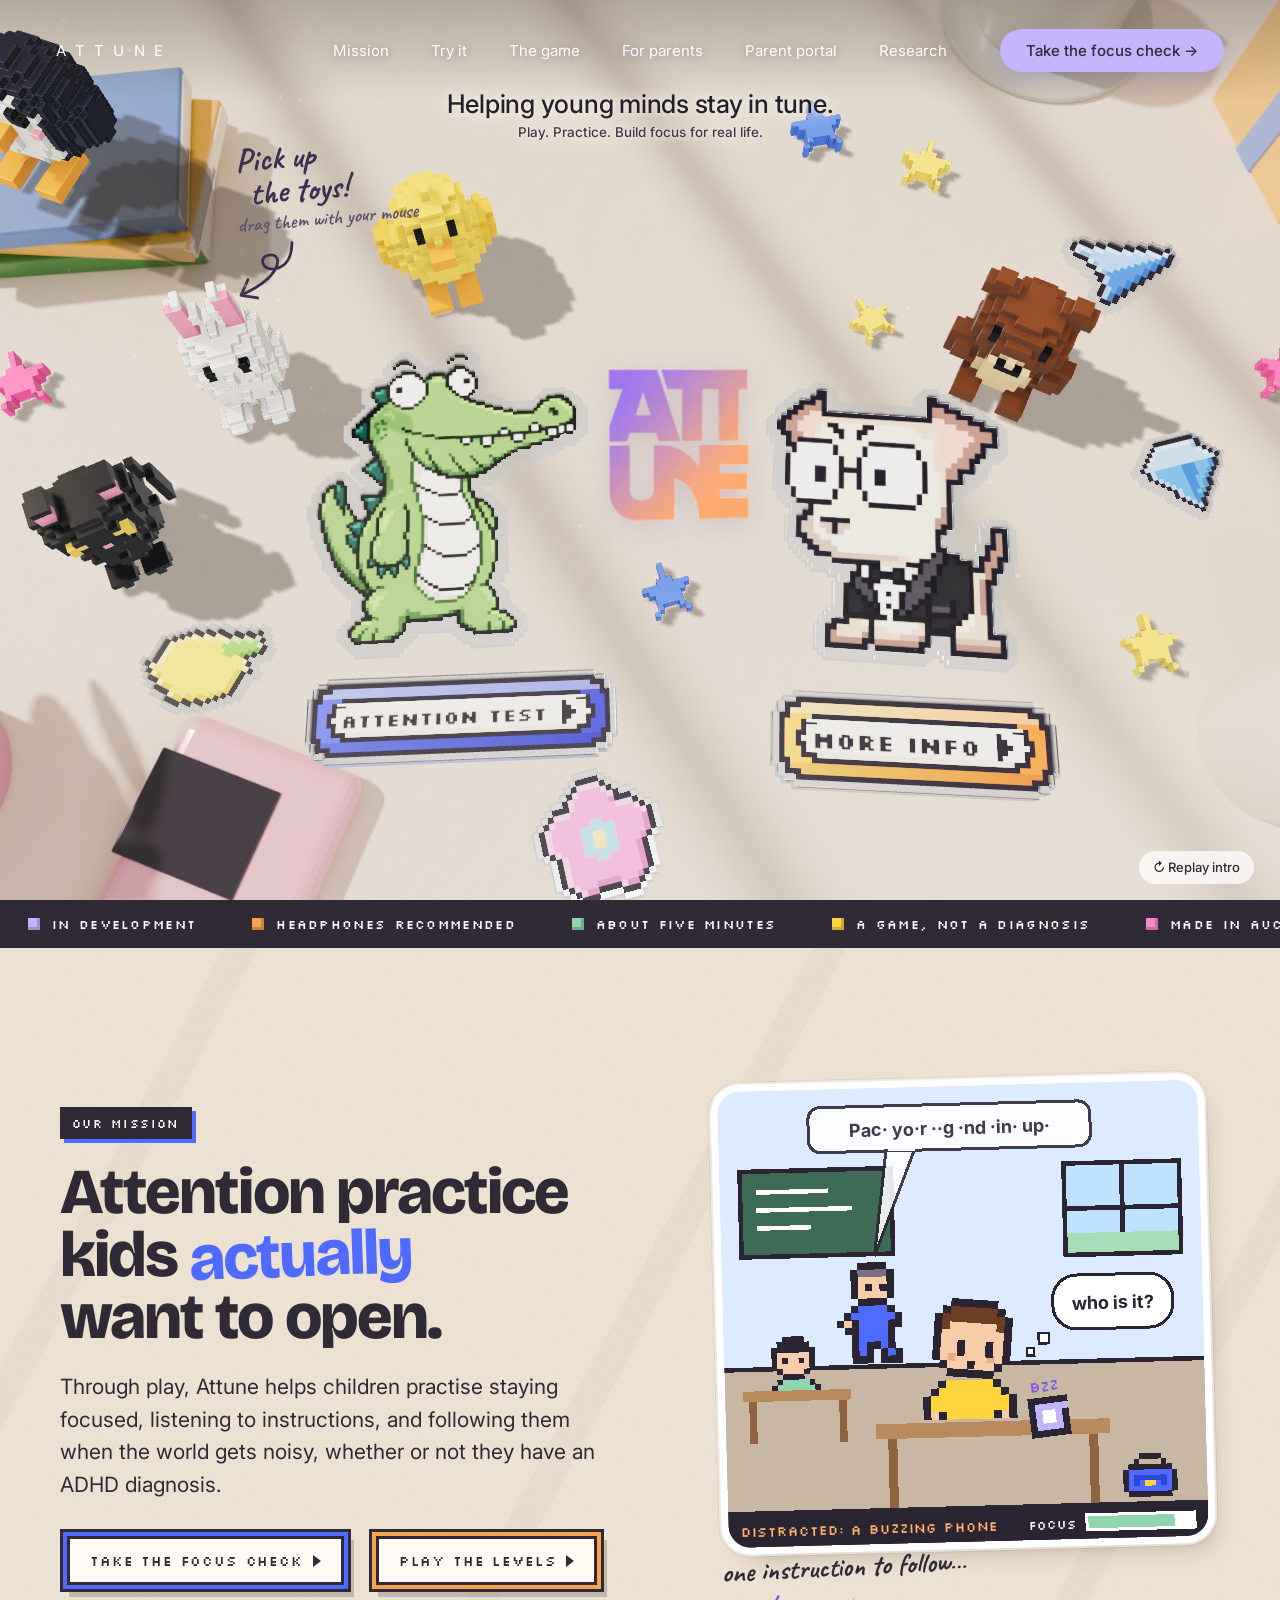
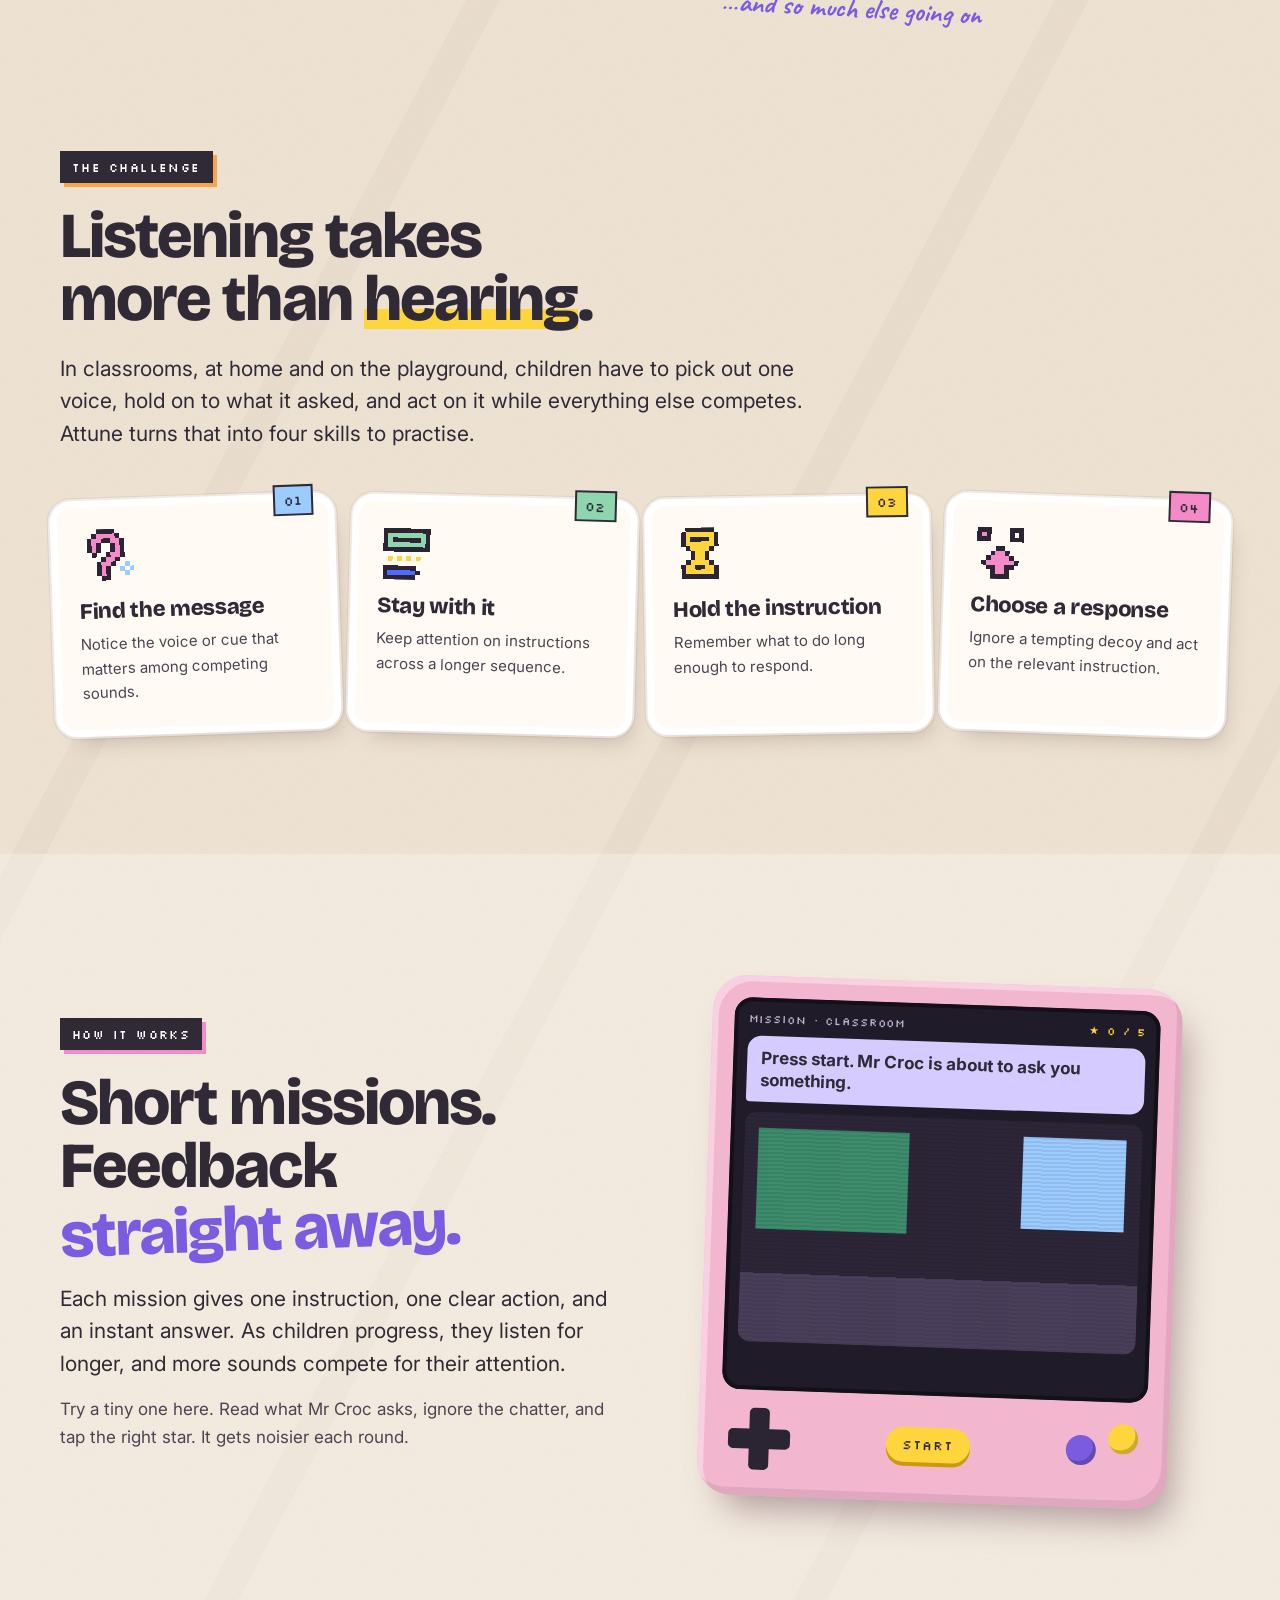
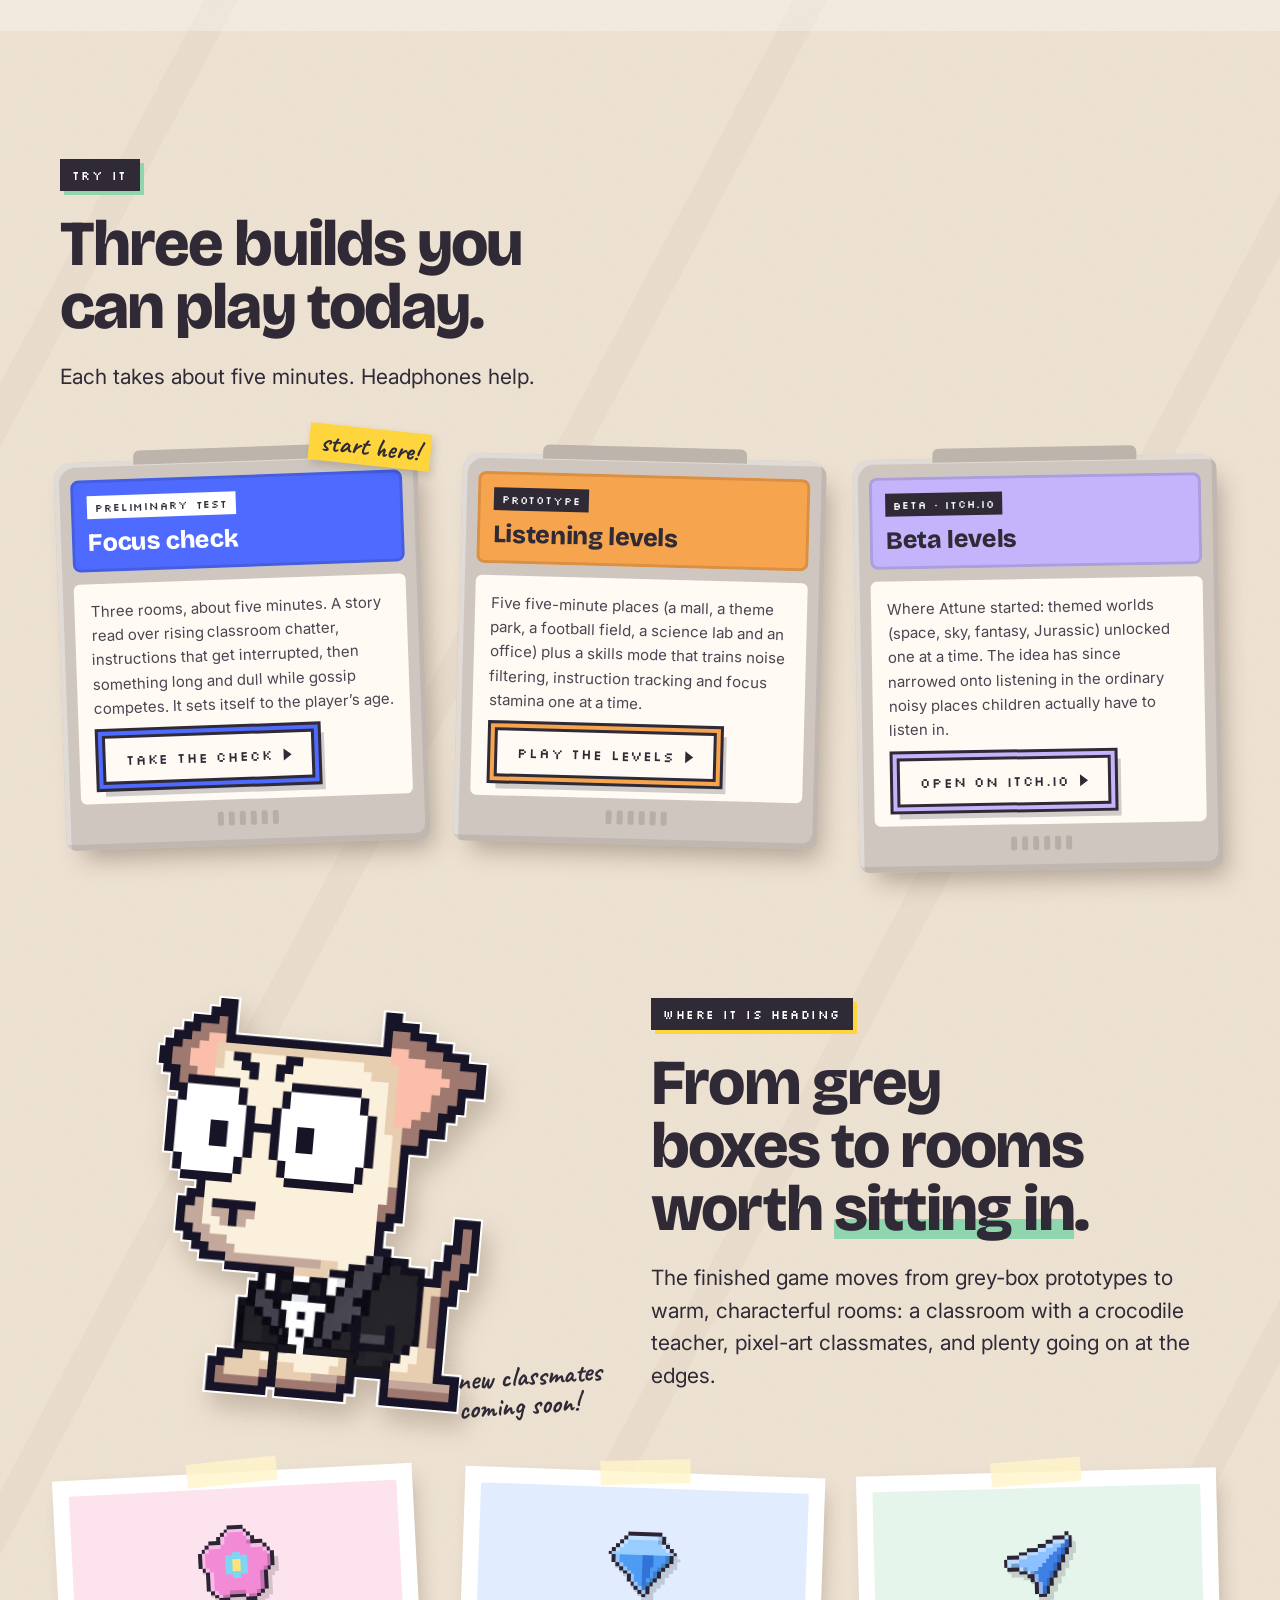
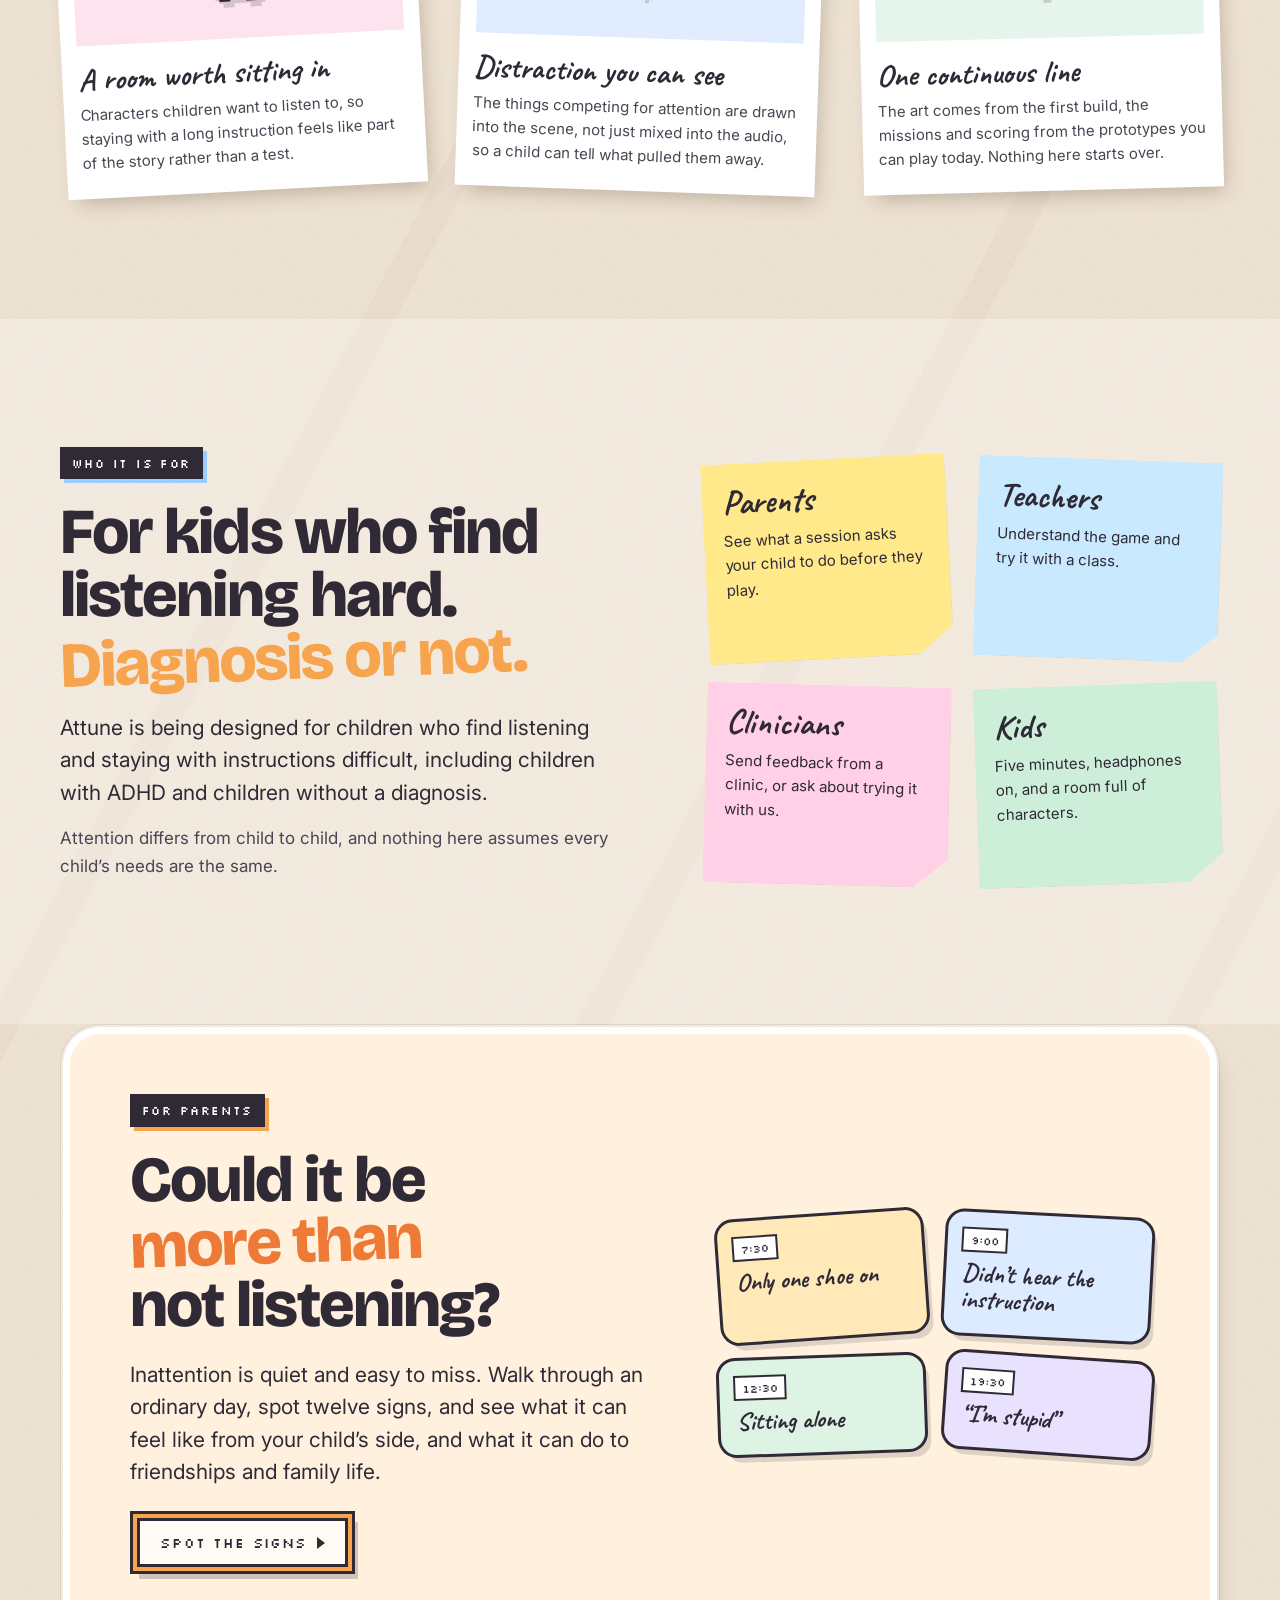
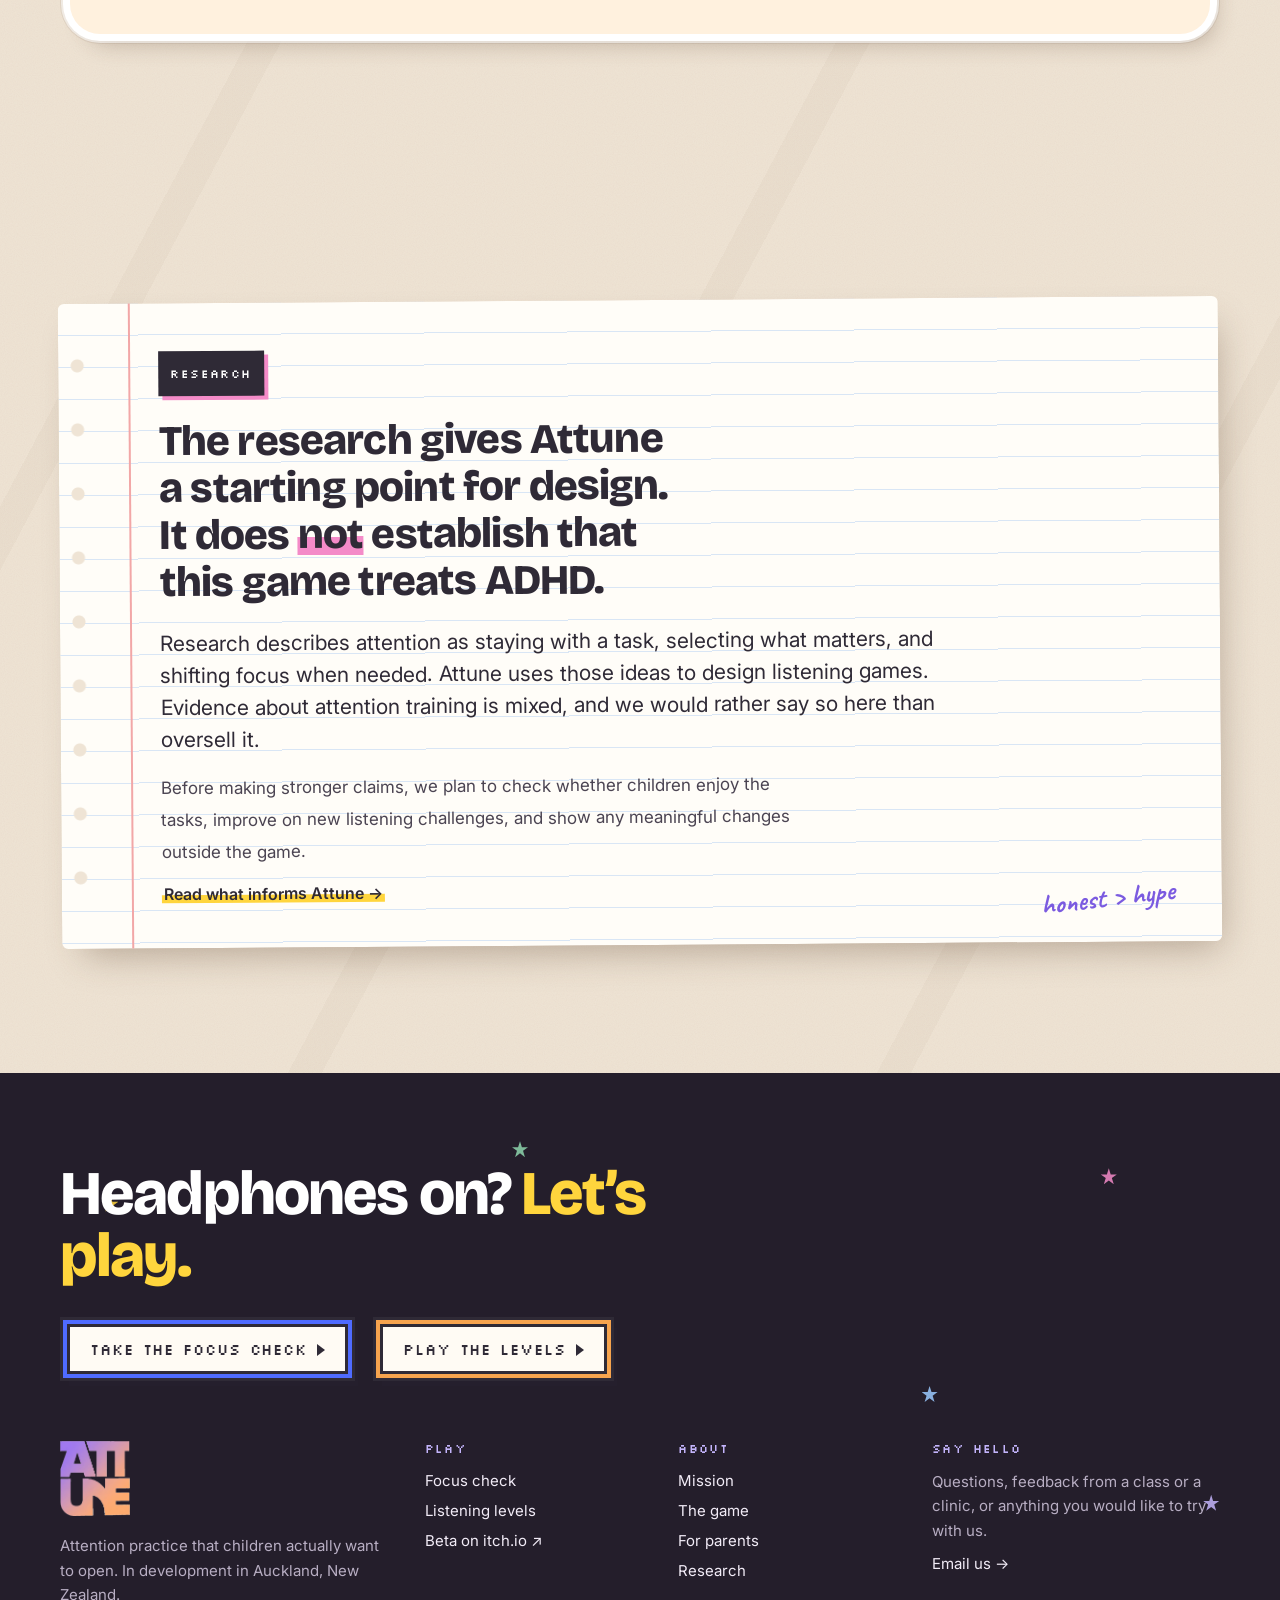
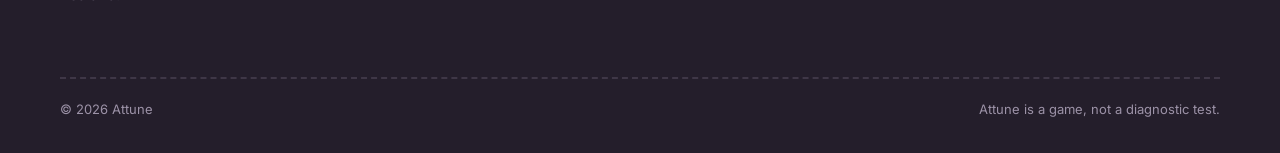
<file: attune-site-3d 2/index.html>
<!doctype html>
<html lang="en">
<head>
<meta charset="utf-8">
<meta name="viewport" content="width=device-width, initial-scale=1, viewport-fit=cover">
<meta name="description" content="Attune is a game where children practise listening, holding on to instructions, and responding to what matters while distractions compete for their attention.">
<link rel="icon" href="assets/logo_symbol.png">
<title>Attune</title>
<link rel="preconnect" href="https://fonts.googleapis.com">
<link rel="preconnect" href="https://fonts.gstatic.com" crossorigin>
<link rel="stylesheet" href="https://fonts.googleapis.com/css2?family=Bricolage+Grotesque:opsz,wght@12..96,500;12..96,700;12..96,800&family=Caveat:wght@600;700&family=Inter:wght@400;500&family=Silkscreen&display=swap">
<link rel="stylesheet" href="site.css">
<style>
  :root{
    --ink:#2F2A36;
    --ink-soft:#4B4452;
    --lilac:#C3B4FB;
    --lilac-hi:#D6CBFF;
    --ground:#E9DCCB;
    color-scheme: light;
  }
  html{scroll-behavior:smooth;}
  body{margin:0;background:var(--ground);color:var(--ink);overflow-x:hidden;
       font-family:Inter,ui-sans-serif,system-ui,-apple-system,"Segoe UI",Roboto,sans-serif;-webkit-font-smoothing:antialiased;}
  #ext{position:absolute;inset:-40px;background:url(assets/final_small.jpg) center/cover no-repeat;filter:blur(28px) saturate(1.05);}

  /* the desk lives in the render's own 1536 x 1024 space */
  #stage{position:absolute;left:0;top:0;width:1536px;height:1024px;transform-origin:0 0;touch-action:pan-y;user-select:none;-webkit-user-select:none;}
  #plate,#intro{position:absolute;inset:0;width:1536px;height:1024px;display:block;}
  #intro{z-index:3;transition:opacity .6s ease;pointer-events:none;}
  #intro.done{opacity:0;}
  /* live 3D toys sit on top of the rendered desk */
  #toys{position:absolute;inset:0;width:1536px;height:1024px;display:block;z-index:1;touch-action:pan-y;}
  #root{position:relative;height:100vh;height:100svh;min-height:560px;overflow:hidden;}
  #toys{opacity:0;transition:opacity .5s ease;transform-origin:36% 50%;}
  .ready #toys{opacity:1;}
  #loadnote{position:absolute;left:50%;top:50%;translate:-50% -50%;z-index:7;font-size:13px;color:var(--ink-soft);background:rgba(255,255,255,.7);
            padding:8px 12px;border-radius:999px;opacity:0;transition:opacity .4s;pointer-events:none;}
  .waiting #loadnote{opacity:1;}
  #dust{position:absolute;inset:0;width:1536px;height:1024px;pointer-events:none;mix-blend-mode:screen;opacity:0;transition:opacity 1.2s ease;z-index:4;}
  .live #dust{opacity:1;}
  #logo{position:absolute;left:732px;top:420px;width:160px;pointer-events:none;opacity:0;z-index:4;will-change:opacity,transform;
        filter:drop-shadow(0 8px 16px rgba(110,70,140,.16));}
  #logo.shown{opacity:1;transition:opacity 1.6s ease;}
  .busy #logo.shown{opacity:0;transition:opacity 1.1s ease;}
  #logo.in{animation:logoIn 1.1s cubic-bezier(.22,1,.36,1) both;}
  @keyframes logoIn{from{opacity:0;transform:translateY(10px) scale(.96);}to{opacity:1;transform:none;}}
  #tagline{position:absolute;left:662px;top:548px;width:300px;text-align:center;pointer-events:none;opacity:0;transform:translateY(8px);z-index:4;
           transition:opacity .9s cubic-bezier(.22,1,.36,1) .25s, transform .9s cubic-bezier(.22,1,.36,1) .25s;
           text-shadow:0 0 3px rgba(246,240,231,.95),0 0 10px rgba(246,240,231,.9),0 0 22px rgba(246,240,231,.8);}
  .live #tagline{opacity:1;transform:none;}
  #taglineM{display:none;position:fixed;left:16px;right:16px;top:calc(118px + env(safe-area-inset-top,0px));text-align:center;z-index:6;pointer-events:none;
             opacity:0;transform:translateY(8px);transition:opacity .9s cubic-bezier(.22,1,.36,1) .25s, transform .9s cubic-bezier(.22,1,.36,1) .25s;}
  #taglineM b{display:block;font-weight:500;font-size:20px;line-height:25px;color:#241F2B;text-wrap:balance;}
  #taglineM span{display:block;margin-top:4px;font-size:14px;color:#3E3748;font-weight:500;}
  .tall #tagline{display:none;}
  .tall #taglineM{display:block;}
  .tall.live-body #taglineM{opacity:1;transform:none;}
  #tagline h1{margin:0;font-weight:500;font-size:20px;line-height:24px;color:#241F2B;letter-spacing:-.01em;}
  #tagline p{margin:5px 0 0;font-size:12.5px;line-height:16px;font-weight:500;color:#3E3748;white-space:nowrap;}
  .kbd-link{position:absolute;display:block;border-radius:14px;pointer-events:none;outline:none;z-index:5;color:transparent;font-size:0;overflow:hidden;}
  .kbd-link:focus-visible{box-shadow:0 0 0 3px #fff,0 0 0 6px var(--lilac);}

  header{position:fixed;left:0;right:0;top:0;height:100px;transition:opacity .9s ease, transform .9s cubic-bezier(.2,.8,.2,1), background .3s, height .3s;padding-top:env(safe-area-inset-top,0px);display:flex;align-items:center;
         padding-inline:max(16px,4.4vw);box-sizing:border-box;z-index:5;opacity:0;transform:translateY(-14px);
         background:linear-gradient(rgba(60,42,30,.28),rgba(60,42,30,0));
         transition:opacity .9s ease, transform .9s cubic-bezier(.2,.8,.2,1);}
  .header-in header{opacity:1;transform:none;}
  header.solid{background:rgba(247,241,232,.94);backdrop-filter:blur(10px);box-shadow:0 1px 0 #E2D6C6;height:72px;opacity:1;transform:none;}
  header.solid .wordmark, header.solid nav a{color:var(--ink);text-shadow:none;}
  header.solid nav a[aria-current]{color:#7B5BE0;} header.solid nav a[aria-current]::after{background:#7B5BE0;}
  .wordmark{font-size:15px;letter-spacing:.62em;color:#fff;text-decoration:none;white-space:nowrap;}
  nav{position:absolute;left:50%;transform:translateX(-50%);display:flex;gap:42px;}
  nav a{color:#fff;text-decoration:none;font-size:15px;position:relative;padding:6px 0;white-space:nowrap;text-shadow:0 1px 8px rgba(40,25,15,.3);}
  nav a[aria-current]{color:var(--lilac-hi);}
  nav a[aria-current]::after{content:"";position:absolute;left:50%;bottom:-6px;width:20px;height:2px;margin-left:-10px;background:var(--lilac-hi);border-radius:2px;}
  nav a:hover{color:var(--lilac-hi);}
  .cta{margin-left:auto;background:var(--lilac);color:var(--ink);text-decoration:none;font-size:15px;font-weight:500;
       padding:12px 26px;border-radius:999px;box-shadow:0 6px 18px rgba(120,90,200,.25);transition:background .2s, transform .2s;white-space:nowrap;}
  .cta:hover{background:var(--lilac-hi);transform:translateY(-1px);}
  a:focus-visible,button:focus-visible{outline:2px solid #fff;outline-offset:4px;border-radius:6px;}

  #replay{position:absolute;right:max(16px,2vw);bottom:calc(16px + env(safe-area-inset-bottom,0px));z-index:6;
          font:500 13px/1 Inter,ui-sans-serif,system-ui,sans-serif;color:var(--ink);background:rgba(255,255,255,.72);
          border:0;border-radius:999px;padding:10px 14px;cursor:pointer;backdrop-filter:blur(6px);opacity:0;pointer-events:none;transition:opacity .6s;}
  .live #replay{opacity:1;pointer-events:auto;}
  /* hand-lettered prompt pointing at the flower charm */
  #pickup{position:absolute;left:0;top:0;width:1536px;height:1024px;pointer-events:none;z-index:2;overflow:visible;opacity:0;}
  #pickup .ink{fill:none;stroke:#3A3150;stroke-width:3.2;stroke-linecap:round;stroke-linejoin:round;}
  #pickup text{font-family:Caveat,"Segoe Print","Bradley Hand",cursive;fill:#3A3150;}
  #pickup .t1{font-size:38px;font-weight:700;}
  #pickup .t2{font-size:23px;font-weight:600;fill:#5B5270;}
  #pickup .words{clip-path:inset(0 100% 0 0);}
  .live #pickup{opacity:1;}
  .live #pickup .words{animation:write .5s steps(18,end) .2s forwards;}
  .live #pickup .ink{animation:draw .45s cubic-bezier(.5,0,.3,1) .6s forwards;}
  .live #pickup .head{animation:draw .15s ease-out 1s forwards;}
  .live #pickup .note{animation:nudge 2.8s ease-in-out 1.8s infinite;transform-box:fill-box;transform-origin:center;}
  @keyframes write{to{clip-path:inset(0 0 0 0)}}
  @keyframes draw{to{stroke-dashoffset:0}}
  @keyframes nudge{0%,100%{transform:none}50%{transform:translate(-4px,2px)}}
  .touched #pickup{opacity:0;transition:opacity .5s ease;}
  @media (prefers-reduced-motion: reduce){ #pickup .words{clip-path:none;} #pickup .ink{stroke-dashoffset:0!important;} }
  /* on tall screens the prompt sits in the open space under the desk */
  #pickupM{display:none;position:absolute;left:0;right:0;bottom:calc(13vh + env(safe-area-inset-bottom,0px));text-align:center;z-index:6;pointer-events:none;
           font-family:Caveat,"Segoe Print","Bradley Hand",cursive;color:#3A3150;opacity:0;transition:opacity .6s ease;}
  #pickupM b{display:block;font-size:34px;font-weight:700;line-height:1;transform:rotate(-3deg);}
  #pickupM span{display:block;font-size:21px;font-weight:600;color:#5B5270;margin-top:6px;}
  #pickupM svg{display:block;margin:0 auto 4px;width:90px;height:52px;overflow:visible;}
  #pickupM path{fill:none;stroke:#3A3150;stroke-width:2.6;stroke-linecap:round;stroke-linejoin:round;}
  .tall #pickup{display:none;}
  .tall #pickupM{display:block;}
  .tall.live-body #pickupM{opacity:1;transition-delay:.2s;}
  .touched-body #pickupM{opacity:0!important;transition-delay:0s!important;}
  /* tagline sits centred just under the menu */
  #topline{position:absolute;left:16px;right:16px;top:calc(88px + env(safe-area-inset-top,0px));z-index:5;text-align:center;pointer-events:none;
           opacity:0;transform:translateY(-6px);transition:opacity .9s cubic-bezier(.22,1,.36,1) .3s, transform .9s cubic-bezier(.22,1,.36,1) .3s;
           text-shadow:0 0 3px rgba(246,240,231,.95),0 0 12px rgba(246,240,231,.9),0 0 26px rgba(246,240,231,.8);}
  #topline b{display:block;font-weight:500;font-size:clamp(18px,2vw,26px);line-height:1.25;color:#241F2B;letter-spacing:-.01em;text-wrap:balance;}
  #topline span{display:block;margin-top:4px;font-size:clamp(12.5px,1.05vw,15px);font-weight:500;color:#3E3748;}
  .header-in #topline{opacity:1;transform:none;}
  @media (max-width: 760px){ #topline{top:calc(96px + env(safe-area-inset-top,0px));} }
  #toast{position:fixed;left:50%;bottom:calc(64px + env(safe-area-inset-bottom,0px));translate:-50% 10px;max-width:calc(100% - 32px);box-sizing:border-box;
         background:rgba(47,42,54,.92);color:#fff;font-size:14px;line-height:1.4;padding:11px 16px;border-radius:12px;
         opacity:0;pointer-events:none;transition:opacity .25s, translate .25s;z-index:9;text-align:center;}
  #toast.show{opacity:1;translate:-50% 0;}

  .tall #stage{-webkit-mask-image:linear-gradient(transparent 0,#000 8%,#000 92%,transparent 100%);mask-image:linear-gradient(transparent 0,#000 8%,#000 92%,transparent 100%);}
  @media (max-width: 1180px){ nav{gap:26px;} nav a{font-size:14px;} }
  @media (max-width: 960px){
    header{height:84px;}
    .wordmark{letter-spacing:.45em;font-size:13px;}
    nav{gap:18px;} nav a{font-size:13px;}
    .cta{padding:10px 16px;font-size:13px;}
  }
  /* small screens: the links move to a second row, still across the top */
  @media (max-width: 760px){
    header{height:auto;flex-wrap:wrap;row-gap:6px;padding-block:14px 8px;}
    nav{position:static;transform:none;order:3;flex:1 0 100%;justify-content:center;gap:22px;
        overflow-x:auto;scrollbar-width:none;padding-bottom:4px;}
    nav::-webkit-scrollbar{display:none;}
    nav a{font-size:13px;flex:0 0 auto;}
  }
  @media (max-width: 480px){ nav{justify-content:safe center;gap:14px;} nav a{font-size:12.5px;} }
  @media (max-width: 420px){ .cta{padding:9px 14px;font-size:13px;} .wordmark{letter-spacing:.35em;} }
  @media (prefers-reduced-motion: reduce){ #logo.in{animation:none;opacity:1;} }
</style>

</head>
<body>
<div id="root">
  <div id="ext" aria-hidden="true"></div>
  <div id="stage">
    <img id="plate" src="assets/plate.jpg" alt="A sunny desk with books, a mug, a gift box, a pencil cup and a handheld console" draggable="false">
    <canvas id="toys" aria-label="Toys you can pick up: voxel animals, stars, charms, the crocodile, the dog and two brooch buttons"></canvas>
    <canvas id="dust" width="1536" height="1024" aria-hidden="true"></canvas>
    <svg id="pickup" viewBox="0 0 1536 1024" aria-hidden="true">
      <g class="note">
        <g class="words" transform="rotate(-5 380 210)">
          <text class="t1" x="310" y="190">Pick up</text>
          <text class="t1" x="324" y="228">the toys!</text>
          <text class="t2" x="306" y="258" id="pickupHow">drag them with your mouse</text>
        </g>
        <path class="ink" d="M 372 276 C 372 292, 366 304, 352 306 C 336 308, 334 290, 348 290 C 362 290, 360 314, 318 334"/>
        <path class="ink head" d="M 322 318 L 314 336 L 333 339"/>
      </g>
    </svg>
    <img id="logo" src="assets/logo_symbol.png" alt="Attune" draggable="false">
    <a class="kbd-link" id="kA" href="#attention-test">Attention Test</a>
    <a class="kbd-link" id="kB" href="#more-info">More Info</a>
  </div>

  <header>
    <a class="wordmark" href="#root">ATTUNE</a>
    <nav id="mainNav" aria-label="Main">
      <a href="#mission">Mission</a>
      <a href="#try">Try it</a>
      <a href="#game">The game</a>
      <a href="parents/index.html">For parents</a>
      <a href="portal/index.html">Parent portal</a>
      <a href="research/index.html">Research</a>
    </nav>
    <a class="cta" data-site="/focus-check/" href="https://attuneonline.com/focus-check/">Take the focus check&nbsp;→</a>
  </header>
  <div id="topline"><b>Helping young minds stay in tune.</b><span>Play. Practice. Build focus for real life.</span></div>
  <button id="replay" type="button">↻ Replay intro</button>
  <div id="pickupM" aria-hidden="true">
  <svg viewBox="0 0 90 52"><path d="M 60 50 C 58 36, 52 26, 40 24 C 28 22, 26 34, 36 34 C 46 34, 44 14, 30 4"/><path d="M 22 10 L 30 3 L 36 12"/></svg>
  <b>Pick up the toys!</b><span>drag them around with your finger</span>
</div>
  <div id="loadnote">Unpacking the toys…</div>
</div>
<main class="page" id="content">
  <div class="ticker" aria-label="About this build"><div class="track">
    <span style="--c:var(--lilac)">In development</span><span style="--c:var(--orange)">Headphones recommended</span><span style="--c:var(--mint)">About five minutes</span><span style="--c:var(--yellow)">A game, not a diagnosis</span><span style="--c:var(--pink)">Made in Auckland</span>
    <span style="--c:var(--lilac)" aria-hidden="true">In development</span><span style="--c:var(--orange)" aria-hidden="true">Headphones recommended</span><span style="--c:var(--mint)" aria-hidden="true">About five minutes</span><span style="--c:var(--yellow)" aria-hidden="true">A game, not a diagnosis</span><span style="--c:var(--pink)" aria-hidden="true">Made in Auckland</span>
  </div></div>

  <!-- MISSION -->
  <section class="sec" id="mission" aria-labelledby="mission-h">
    <div class="wrap split">
      <div class="land">
        <p class="eyebrow" style="--c:var(--blue)">Our mission</p>
        <h2 class="h" id="mission-h">Attention practice kids <span class="pop" style="--c:var(--blue)">actually</span> want to open.</h2>
        <p class="lede">Through play, Attune helps children practise staying focused, listening to instructions, and following them when the world gets noisy, whether or not they have an ADHD diagnosis.</p>
        <div class="row" style="margin-top:28px">
          <a class="btn" data-site="/focus-check/" href="https://attuneonline.com/focus-check/">Take the focus check</a>
          <a class="btn orange" data-site="/play/" href="https://attuneonline.com/play/">Play the levels</a>
        </div>
      </div>
      <figure class="noisy land" aria-label="Animation: a child at a school desk keeps getting pulled away from the teacher’s instruction by a bird, a whisper, a buzzing phone, a fly and a ball outside">
        <svg id="noisy" viewBox="0 0 160 140" aria-hidden="true"></svg>
        <figcaption class="noisy-cap"><span class="hand">one instruction to follow…</span><span class="hand" style="color:var(--violet)">…and so much else going on</span></figcaption>
      </figure>
    </div>
  </section>

  <!-- THE CHALLENGE -->
  <section class="sec" id="challenge" aria-labelledby="challenge-h" style="padding-top:0">
    <div class="wrap">
      <div class="land">
        <p class="eyebrow" style="--c:var(--orange)">The challenge</p>
        <h2 class="h" id="challenge-h">Listening takes more than <span class="under" style="--c:var(--yellow)">hearing</span>.</h2>
        <p class="lede">In classrooms, at home and on the playground, children have to pick out one voice, hold on to what it asked, and act on it while everything else competes. Attune turns that into four skills to practise.</p>
      </div>
      <ol class="skills">
        <li class="skill land" style="--r:-2deg;--c:var(--sky)"><span class="num">01</span><span class="ico" data-icon="ear"></span><h3>Find the message</h3><p>Notice the voice or cue that matters among competing sounds.</p></li>
        <li class="skill land" style="--r:1.5deg;--c:var(--mint)"><span class="num">02</span><span class="ico" data-icon="line"></span><h3>Stay with it</h3><p>Keep attention on instructions across a longer sequence.</p></li>
        <li class="skill land" style="--r:-1deg;--c:var(--yellow)"><span class="num">03</span><span class="ico" data-icon="hold"></span><h3>Hold the instruction</h3><p>Remember what to do long enough to respond.</p></li>
        <li class="skill land" style="--r:2deg;--c:var(--pink)"><span class="num">04</span><span class="ico" data-icon="pick"></span><h3>Choose a response</h3><p>Ignore a tempting decoy and act on the relevant instruction.</p></li>
      </ol>
    </div>
  </section>

  <!-- HOW IT WORKS: a tiny playable mission -->
  <section class="sec" id="game" aria-labelledby="game-h" style="background:rgba(255,255,255,.28)">
    <div class="wrap split">
      <div class="land">
        <p class="eyebrow" style="--c:var(--pink)">How it works</p>
        <h2 class="h" id="game-h">Short missions. Feedback <span class="pop" style="--c:var(--violet)">straight away.</span></h2>
        <p class="lede">Each mission gives one instruction, one clear action, and an instant answer. As children progress, they listen for longer, and more sounds compete for their attention.</p>
        <p>Try a tiny one here. Read what Mr Croc asks, ignore the chatter, and tap the right star. It gets noisier each round.</p>
      </div>
      <div class="land">
        <div class="console" id="mini" aria-label="A tiny example mission you can play">
          <div class="screen">
            <div class="hud"><span>Mission · Classroom</span><b id="miniScore">★ 0 / 5</b></div>
            <div class="say" id="miniSay" aria-live="polite">Press start. Mr Croc is about to ask you something.</div>
            <div class="field" id="miniField"></div>
            <div class="fb" id="miniFb" aria-live="polite"></div>
          </div>
          <div class="pads"><span class="dpad" aria-hidden="true"></span><button class="start" id="miniStart" type="button">Start</button><span class="abtn" aria-hidden="true"><i></i><i></i></span></div>
        </div>
      </div>
    </div>
  </section>

  <!-- TRY IT -->
  <section class="sec" id="try" aria-labelledby="try-h">
    <div class="wrap">
      <div class="land">
        <p class="eyebrow" style="--c:var(--mint)">Try it</p>
        <h2 class="h" id="try-h">Three builds you can play today.</h2>
        <p class="lede">Each takes about five minutes. Headphones help.</p>
      </div>
      <div class="carts">
        <article class="cart land" style="--r:-2deg;--c:var(--blue)">
          <span class="sticky">start here!</span>
          <div class="label" style="color:#fff"><span class="tag" style="background:#fff;color:var(--ink)">Preliminary test</span><h3>Focus check</h3></div>
          <div class="body">
            <p>Three rooms, about five minutes. A story read over rising classroom chatter, instructions that get interrupted, then something long and dull while gossip competes. It sets itself to the player’s age.</p>
            <a class="btn" data-site="/focus-check/" href="https://attuneonline.com/focus-check/">Take the check</a>
          </div>
          <div class="grooves" aria-hidden="true"><i></i><i></i><i></i><i></i><i></i><i></i></div>
        </article>
        <article class="cart land" style="--r:1.5deg;--c:var(--orange)">
          <div class="label"><span class="tag">Prototype</span><h3>Listening levels</h3></div>
          <div class="body">
            <p>Five five-minute places (a mall, a theme park, a football field, a science lab and an office) plus a skills mode that trains noise filtering, instruction tracking and focus stamina one at a time.</p>
            <a class="btn orange" data-site="/play/" href="https://attuneonline.com/play/">Play the levels</a>
          </div>
          <div class="grooves" aria-hidden="true"><i></i><i></i><i></i><i></i><i></i><i></i></div>
        </article>
        <article class="cart land" style="--r:-1deg;--c:var(--lilac)">
          <div class="label"><span class="tag">Beta · itch.io</span><h3>Beta levels</h3></div>
          <div class="body">
            <p>Where Attune started: themed worlds (space, sky, fantasy, Jurassic) unlocked one at a time. The idea has since narrowed onto listening in the ordinary noisy places children actually have to listen in.</p>
            <a class="btn lilac" href="https://bibyeo.itch.io/attuneonline" target="_blank" rel="noopener">Open on itch.io</a>
          </div>
          <div class="grooves" aria-hidden="true"><i></i><i></i><i></i><i></i><i></i><i></i></div>
        </article>
      </div>
    </div>
  </section>

  <!-- WHERE IT IS HEADING -->
  <section class="sec" id="heading" aria-labelledby="heading-h" style="padding-top:0">
    <div class="wrap split flip">
      <div class="charm land" style="--r:5deg;width:min(340px,76%)">
        <img class="sticker" src="assets/dog.png" alt="A pixel-art classmate in a tuxedo, as a sticker">
        <div class="note" style="right:-34%;bottom:-4%;transform:rotate(-4deg)"><span class="hand">new classmates<br>coming soon!</span></div>
      </div>
      <div class="land">
        <p class="eyebrow" style="--c:var(--yellow)">Where it is heading</p>
        <h2 class="h" id="heading-h">From grey boxes to rooms worth <span class="under" style="--c:var(--mint)">sitting in</span>.</h2>
        <p class="lede">The finished game moves from grey-box prototypes to warm, characterful rooms: a classroom with a crocodile teacher, pixel-art classmates, and plenty going on at the edges.</p>
      </div>
    </div>
    <div class="wrap">
      <div class="polaroids">
        <div class="pol land" style="--r:-3deg;--c:#FCE3EE"><div class="shot"><img src="assets/charm_flower.png" alt=""></div><h3>A room worth sitting in</h3><p>Characters children want to listen to, so staying with a long instruction feels like part of the story rather than a test.</p></div>
        <div class="pol land" style="--r:2deg;--c:#E1EDFF"><div class="shot"><img src="assets/charm_gem.png" alt=""></div><h3>Distraction you can see</h3><p>The things competing for attention are drawn into the scene, not just mixed into the audio, so a child can tell what pulled them away.</p></div>
        <div class="pol land" style="--r:-1.5deg;--c:#E6F5EC"><div class="shot"><img src="assets/charm_plane.png" alt=""></div><h3>One continuous line</h3><p>The art comes from the first build, the missions and scoring from the prototypes you can play today. Nothing here starts over.</p></div>
      </div>
    </div>
  </section>

  <!-- WHO IT IS FOR -->
  <section class="sec" id="who" aria-labelledby="who-h" style="background:rgba(255,255,255,.28)">
    <div class="wrap split">
      <div class="land">
        <p class="eyebrow" style="--c:var(--sky)">Who it is for</p>
        <h2 class="h" id="who-h">For kids who find listening hard. <span class="pop" style="--c:var(--orange)">Diagnosis or not.</span></h2>
        <p class="lede">Attune is being designed for children who find listening and staying with instructions difficult, including children with ADHD and children without a diagnosis.</p>
        <p>Attention differs from child to child, and nothing here assumes every child’s needs are the same.</p>
      </div>
      <div class="notes">
        <div class="stickynote land" style="--r:-3deg;--c:#FFE98A"><b>Parents</b><p>See what a session asks your child to do before they play.</p></div>
        <div class="stickynote land" style="--r:2deg;--c:#C9E9FF"><b>Teachers</b><p>Understand the game and try it with a class.</p></div>
        <div class="stickynote land" style="--r:1.5deg;--c:#FFD0E6"><b>Clinicians</b><p>Send feedback from a clinic, or ask about trying it with us.</p></div>
        <div class="stickynote land" style="--r:-2deg;--c:#CDEFD9"><b>Kids</b><p>Five minutes, headphones on, and a room full of characters.</p></div>
      </div>
    </div>
  </section>

  <!-- FOR PARENTS -->
  <section class="sec" id="parents" aria-labelledby="parents-h" style="padding-top:0">
    <div class="wrap">
      <div class="parents-teaser land">
        <div>
          <p class="eyebrow" style="--c:var(--orange)">For parents</p>
          <h2 class="h" id="parents-h">Could it be <span class="pop" style="--c:var(--orange-2)">more than</span> not listening?</h2>
          <p class="lede">Inattention is quiet and easy to miss. Walk through an ordinary day, spot twelve signs, and see what it can feel like from your child’s side, and what it can do to friendships and family life.</p>
          <div class="row" style="margin-top:22px"><a class="btn orange" href="parents/index.html">Spot the signs</a></div>
        </div>
        <div class="peek" aria-hidden="true">
          <div class="peekcard" style="--r:-4deg;--c:#FFE9B8"><span>7:30</span><b>Only one shoe on</b></div>
          <div class="peekcard" style="--r:3deg;--c:#DCEBFF"><span>9:00</span><b>Didn’t hear the instruction</b></div>
          <div class="peekcard" style="--r:-2deg;--c:#DDF3E4"><span>12:30</span><b>Sitting alone</b></div>
          <div class="peekcard" style="--r:4deg;--c:#E8E2FF"><span>19:30</span><b>“I’m stupid”</b></div>
        </div>
      </div>
    </div>
  </section>

  <!-- RESEARCH -->
  <section class="sec" id="research" aria-labelledby="research-h">
    <div class="wrap">
      <div class="notebook land">
        <p class="eyebrow" style="--c:var(--pink)">Research</p>
        <h2 class="honest" id="research-h">The research gives Attune a starting point for design. It does <em>not</em> establish that this game treats ADHD.</h2>
        <p class="lede" style="line-height:32px">Research describes attention as staying with a task, selecting what matters, and shifting focus when needed. Attune uses those ideas to design listening games. Evidence about attention training is mixed, and we would rather say so here than oversell it.</p>
        <p>Before making stronger claims, we plan to check whether children enjoy the tasks, improve on new listening challenges, and show any meaningful changes outside the game.</p>
        <a class="link" href="research/index.html">Read what informs Attune →</a>
        <span class="margin-note hand">honest &gt; hype</span>
      </div>
    </div>
  </section>
</main>

<footer class="foot" id="contact">
  <div class="stars" aria-hidden="true">
    <span style="--c:var(--yellow);left:8%;top:18%;--dl:0s"></span><span style="--c:var(--pink);left:86%;top:14%;--dl:.8s"></span>
    <span style="--c:var(--sky);left:72%;top:46%;--dl:1.6s"></span><span style="--c:var(--mint);left:40%;top:10%;--dl:2.2s"></span>
    <span style="--c:var(--lilac);left:94%;top:62%;--dl:1.1s"></span>
  </div>
  <div class="wrap">
    <p class="big">Headphones on? <span>Let’s play.</span></p>
    <div class="row">
      <a class="btn" data-site="/focus-check/" href="https://attuneonline.com/focus-check/">Take the focus check</a>
      <a class="btn orange" data-site="/play/" href="https://attuneonline.com/play/">Play the levels</a>
    </div>
    <div class="cols">
      <div><img class="logo" src="assets/logo_symbol.png" alt="Attune"><p>Attention practice that children actually want to open. In development in Auckland, New Zealand.</p></div>
      <div><h4>Play</h4><ul><li><a data-site="/focus-check/" href="https://attuneonline.com/focus-check/">Focus check</a></li><li><a data-site="/play/" href="https://attuneonline.com/play/">Listening levels</a></li><li><a href="https://bibyeo.itch.io/attuneonline" target="_blank" rel="noopener">Beta on itch.io ↗</a></li></ul></div>
      <div><h4>About</h4><ul><li><a href="index.html#mission">Mission</a></li><li><a href="index.html#game">The game</a></li><li><a href="parents/index.html">For parents</a></li><li><a href="research/index.html">Research</a></li></ul></div>
      <div><h4>Say hello</h4><p style="margin-bottom:10px">Questions, feedback from a class or a clinic, or anything you would like to try with us.</p><button class="copy-email" type="button" data-email>Email us →</button></div>
    </div>
    <div class="base"><span>© 2026 Attune</span><span>Attune is a game, not a diagnostic test.</span></div>
  </div>
</footer>


<div id="toast" role="status" aria-live="polite"></div>

<script src="toys3d.js"></script>
<script src="site.js"></script>
<script>
/* Where the brooches go. Replace '' with real URLs when the pages exist. */
const LINKS = { attention: '/focus-check/', info: '#mission' };
const BROOCH = { plaqueA: ['attention', 'Attention Test'], plaqueB: ['info', 'More Info'] };

const REDUCED = matchMedia('(prefers-reduced-motion: reduce)').matches;
const root = document.getElementById('root'), stage = document.getElementById('stage');
const logo = document.getElementById('logo');
const SW = 1536, SH = 1024;
let S = 1, OX = 0, OY = 0;
function fit(){
  const vw = root.clientWidth, vh = root.clientHeight, a = vw / vh;
  if (a >= 1.05){ S = Math.max(vw/SW, vh/SH); OX = (vw - SW*S)/2; OY = (vh - SH*S)/2; }
  else { S = vw / 1010; OX = vw/2 - 800*S; OY = Math.max(0, (vh - SH*S)/2 - 10); }
  stage.style.transform = `translate(${OX}px, ${OY}px) scale(${S})`;
  document.body.classList.toggle('tall', a < 1.05);
}
addEventListener('resize', fit); fit();
/* header goes solid past the desk; the 3D pauses while it is off screen */
const headerEl = document.querySelector('header');
addEventListener('scroll', ()=>{ headerEl.classList.toggle('solid', scrollY > root.clientHeight - 90); }, { passive: true });
let heroVisible = true;
new IntersectionObserver(([e])=>{ heroVisible = e.isIntersecting; if (!revealed) return; if (heroVisible) AttuneToys.start(); else AttuneToys.stop(); }).observe(root);

/* logo fades away while people play, and back once things settle */
let busyTimer;
function markBusy(){ root.classList.add('busy'); clearTimeout(busyTimer); busyTimer = setTimeout(()=>root.classList.remove('busy'), 1800); }

let toastTimer;
function toast(msg){ const t = document.getElementById('toast'); t.textContent = msg; t.classList.add('show'); clearTimeout(toastTimer); toastTimer = setTimeout(()=>t.classList.remove('show'), 2600); }
function activate(key){
  const target = LINKS[BROOCH[key][0]];
  if (target.startsWith('#')){ document.querySelector(target).scrollIntoView({ behavior: 'instant' }); return; }
  const onSite = /(^|\.)attuneonline\.com$/.test(location.hostname);
  if (onSite) location.href = target; else { const a = document.createElement('a'); a.href = 'https://attuneonline.com' + target; a.target = '_blank'; a.rel = 'noopener'; document.body.appendChild(a); a.click(); a.remove(); }
}

/* keyboard access to the two brooches */
function placeKbd(){
  for (const [id, key] of [['kA', 'plaqueA'], ['kB', 'plaqueB']]){
    const r = AttuneToys.project(key), el = document.getElementById(id); if (!r) continue;
    Object.assign(el.style, { left: r.x + 'px', top: r.y + 'px', width: r.w + 'px', height: r.h + 'px' });
    el.onclick = e=>{ e.preventDefault(); AttuneToys.nudge(key); activate(key); };
  }
}
/* prompt copy follows the input device */
(function(){
  const how = document.getElementById('pickupHow');
  if (how && !matchMedia('(hover: hover) and (pointer: fine)').matches) how.textContent = 'drag them with your finger';
  document.querySelectorAll('#pickup .ink').forEach(p=>{ const L = p.getTotalLength(); p.style.strokeDasharray = L; p.style.strokeDashoffset = L; });
})();

/* ------------------------------------------------ 3D toys + opening */
const toysCanvas = document.getElementById('toys');
let toysReady = false, revealed = false;
AttuneToys.init({
  canvas: toysCanvas, base: 'assets/',
  onBusy: markBusy,
  onTouch: ()=>{ root.classList.add('touched'); document.body.classList.add('touched-body'); },
  onBrooch: key=>activate(key),
}).then(()=>{ toysReady = true; document.body.classList.remove('waiting'); root.classList.add('ready'); playIntro(); })
  .catch(err=>{ console.error(err); document.body.classList.remove('waiting'); toast('The toys could not load on this device.'); });
document.body.classList.add('waiting');

function reveal(){
  if (revealed) return; revealed = true;
  toysCanvas.style.transform = ''; toysCanvas.style.filter = '';
  root.classList.add('header-in', 'live'); document.body.classList.add('live-body');
  AttuneToys.start(); placeKbd();
  if (REDUCED){ logo.classList.add('shown'); return; }
  logo.classList.remove('in', 'shown'); void logo.offsetWidth; logo.classList.add('in');
  logo.addEventListener('animationend', ()=>{ logo.classList.remove('in'); logo.classList.add('shown'); }, { once: true });
}
function playIntro(){
  if (!toysReady) return;
  revealed = false;
  root.classList.remove('header-in', 'live', 'busy'); document.body.classList.remove('live-body'); logo.classList.remove('in', 'shown');
  if (REDUCED){ AttuneToys.skipIntro(); reveal(); return; }
  // the camera starts close and out of focus, then pulls back as the toys land
  AttuneToys.intro({
    onFrame: (fr, k, focus)=>{
      toysCanvas.style.transform = k < 1 ? `scale(${(1.6 - .6*k).toFixed(4)})` : '';
      if (fr > 72) root.classList.add('header-in');
    },
    onDone: reveal,
  });
}
document.getElementById('replay').addEventListener('click', ()=>{ AttuneToys.stop(); playIntro(); });

/* ------------------------------------------------ dust in the window light */
const cv = document.getElementById('dust'), g = cv.getContext('2d');
const motes = Array.from({length: 70}, ()=>({ x: Math.random()*1536, y: Math.random()*1024, r: .6 + Math.random()*1.8,
  vx: (Math.random()-.3)*.12, vy: -.05 - Math.random()*.12, p: Math.random()*6.28 }));
let lastT = performance.now();
function tick(t){
  const dt = Math.min(50, t - lastT); lastT = t;
  if (root.classList.contains('live') && !document.hidden){
    g.clearRect(0, 0, 1536, 1024);
    for (const m of motes){
      m.x += m.vx*dt*.06; m.y += m.vy*dt*.06 + Math.sin(t/1400 + m.p)*.05;
      if (m.y < -10){ m.y = 1030; m.x = Math.random()*1536; } if (m.x > 1546) m.x = -10; if (m.x < -10) m.x = 1546;
      const a = Math.max(0, 1 - Math.abs((m.x*0.5 - m.y) + 60)/380) * (.3 + .3*Math.sin(t/900 + m.p*3));
      if (a <= .02) continue;
      g.fillStyle = `rgba(255,244,222,${a.toFixed(3)})`; g.beginPath(); g.arc(m.x, m.y, m.r, 0, 6.283); g.fill();
    }
  }
  requestAnimationFrame(tick);
}
if (!REDUCED) requestAnimationFrame(tick);
</script>

</body>
</html>
</file>
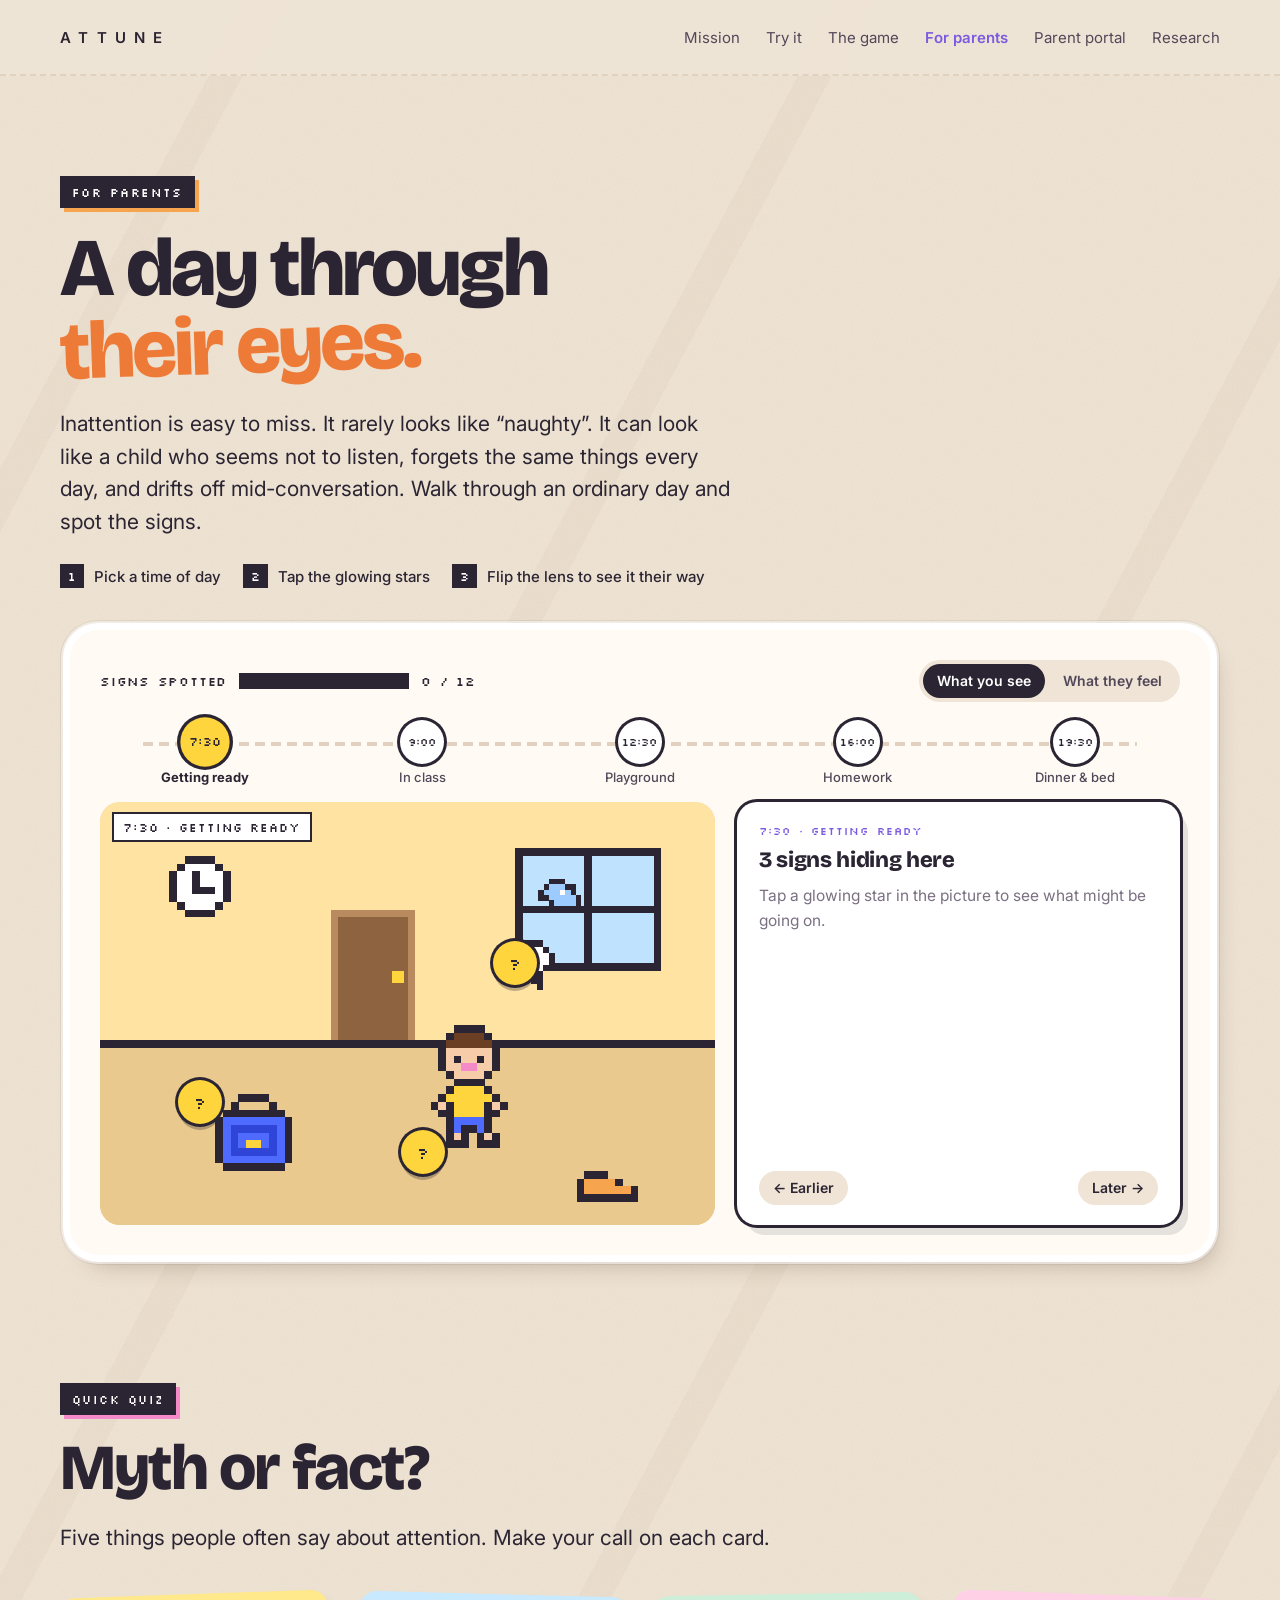
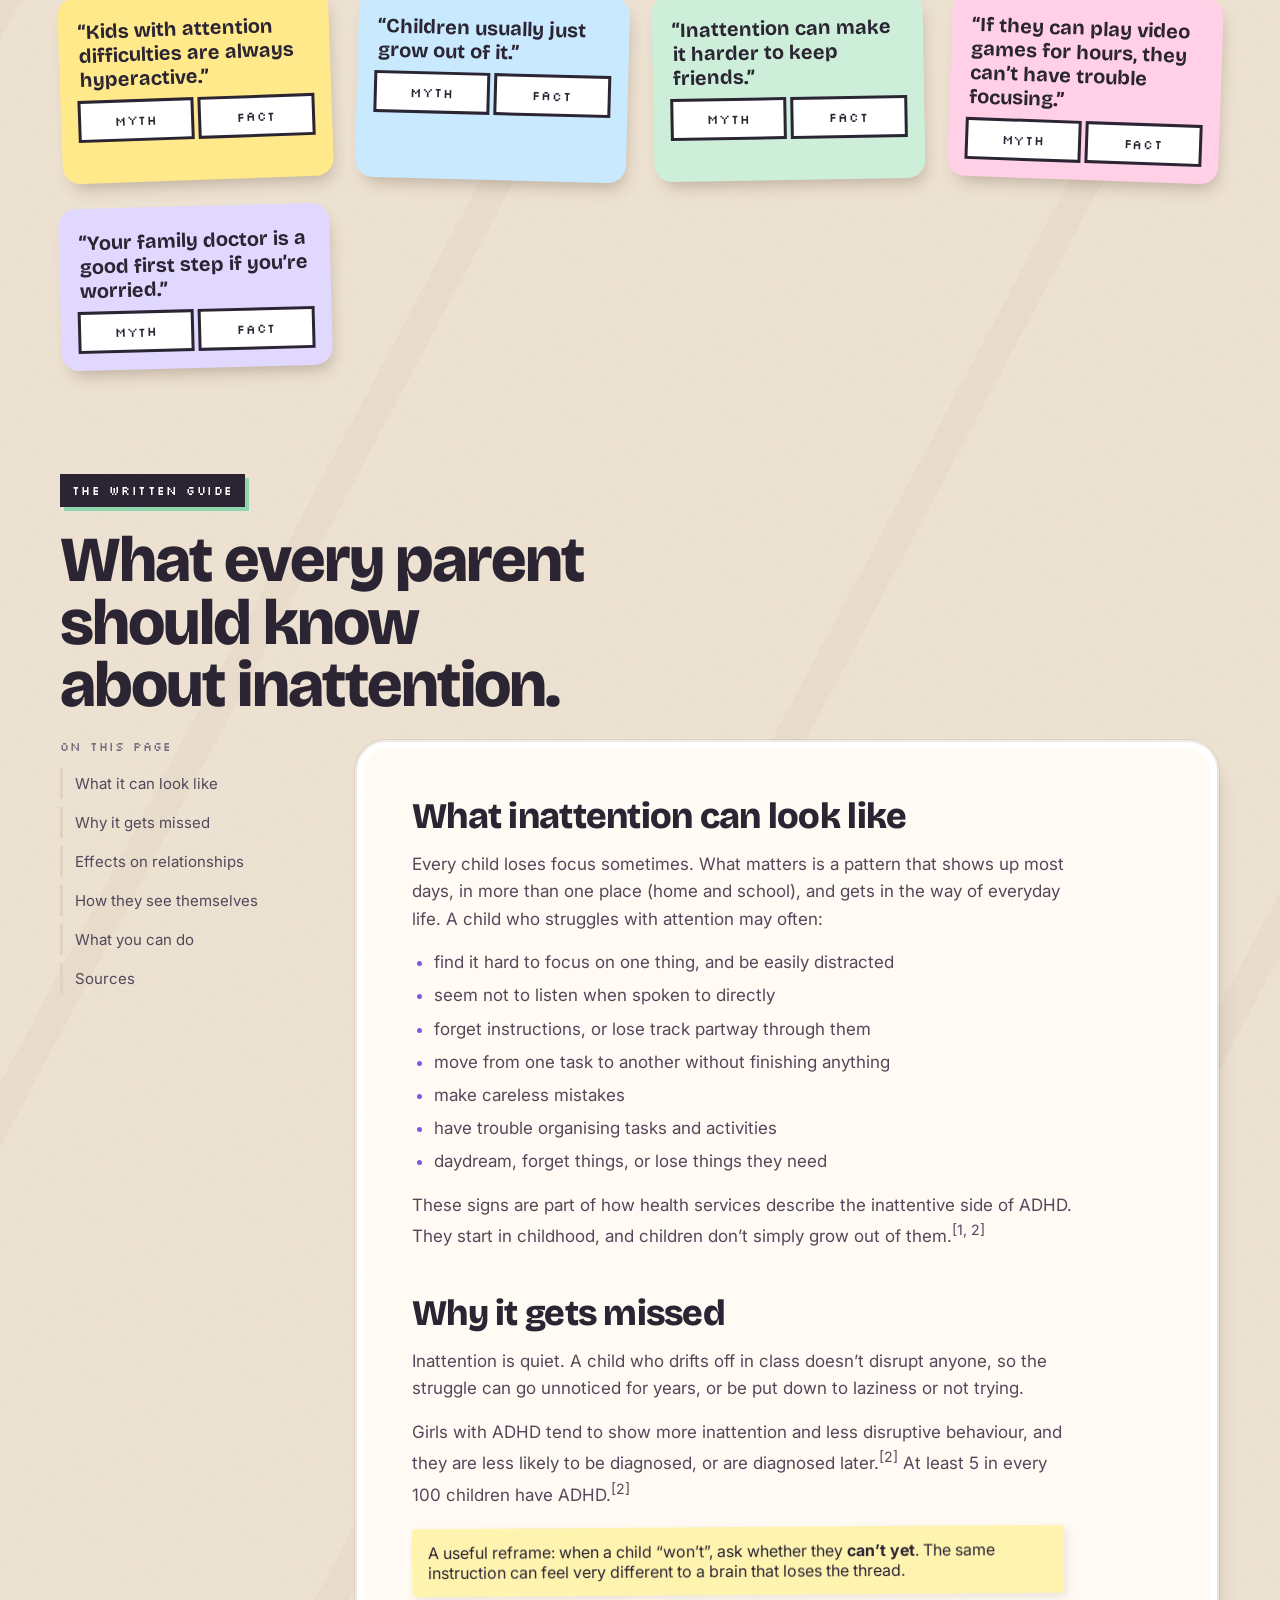
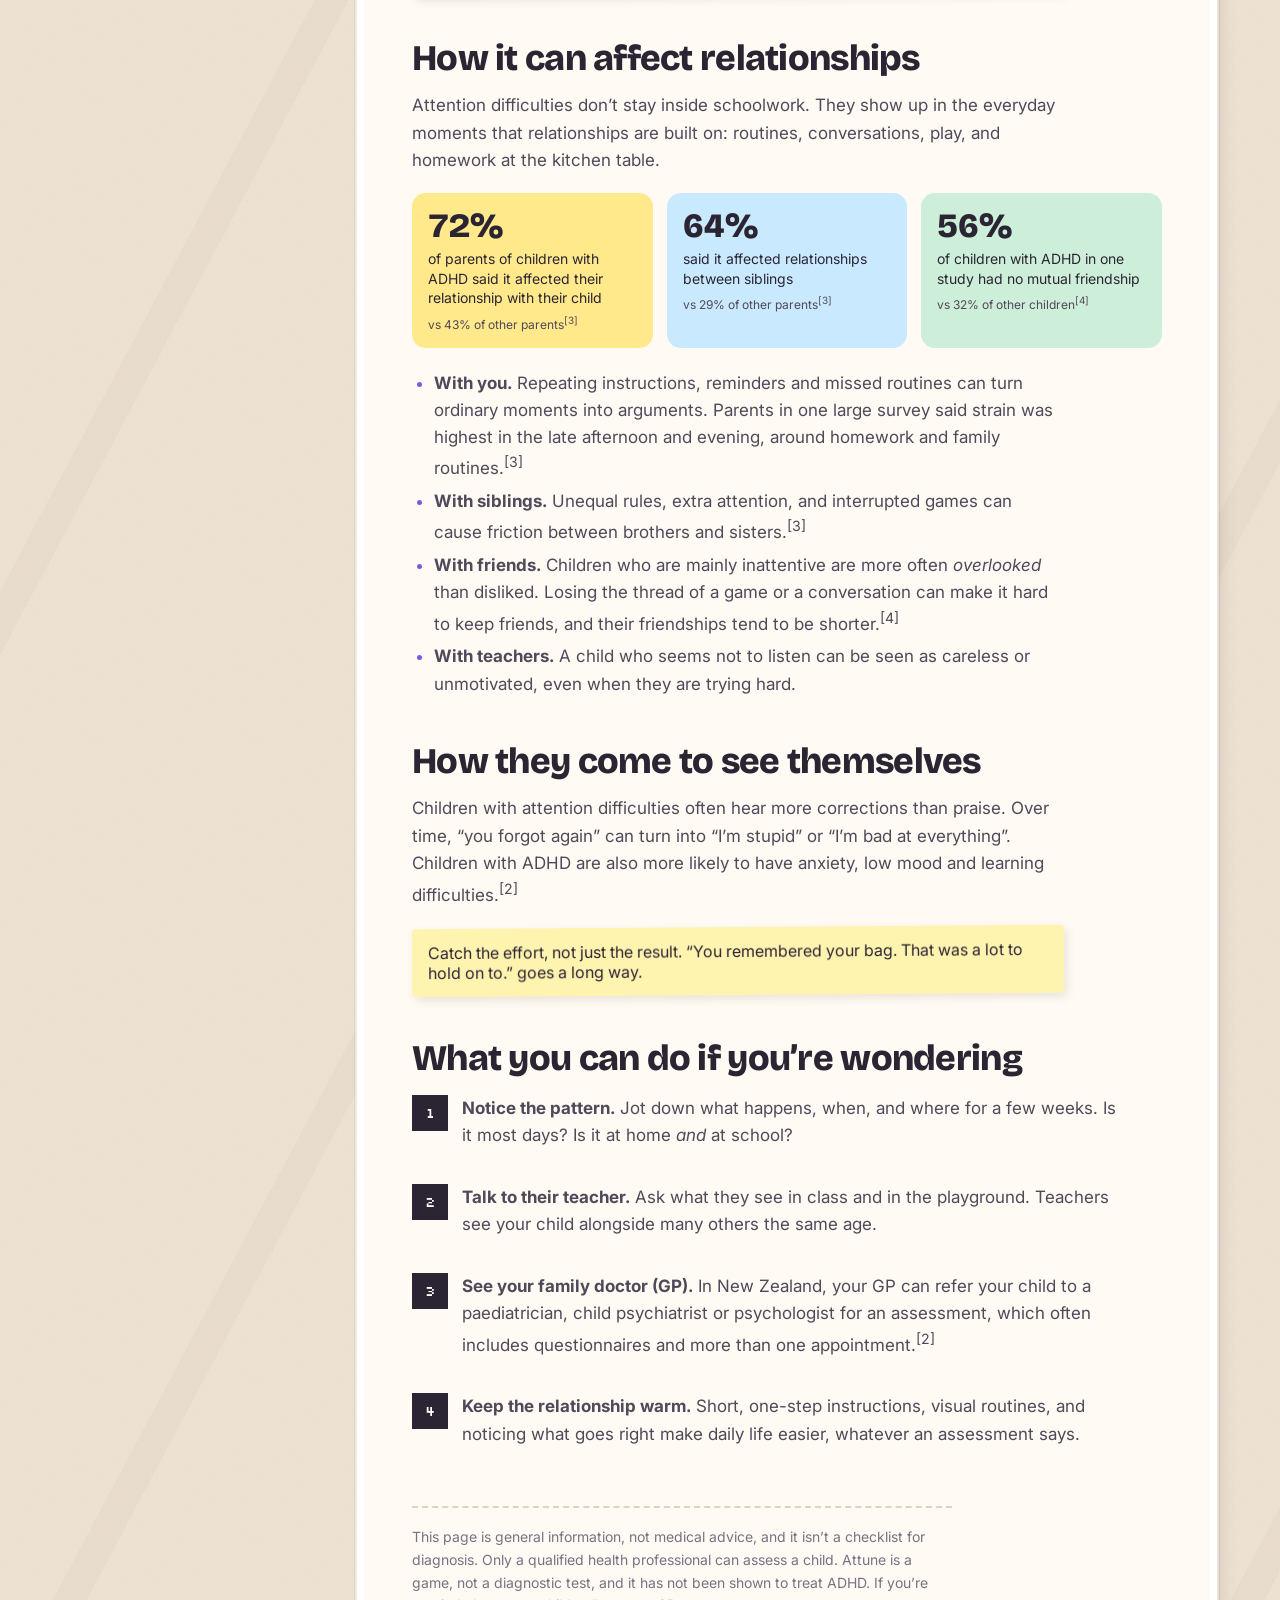
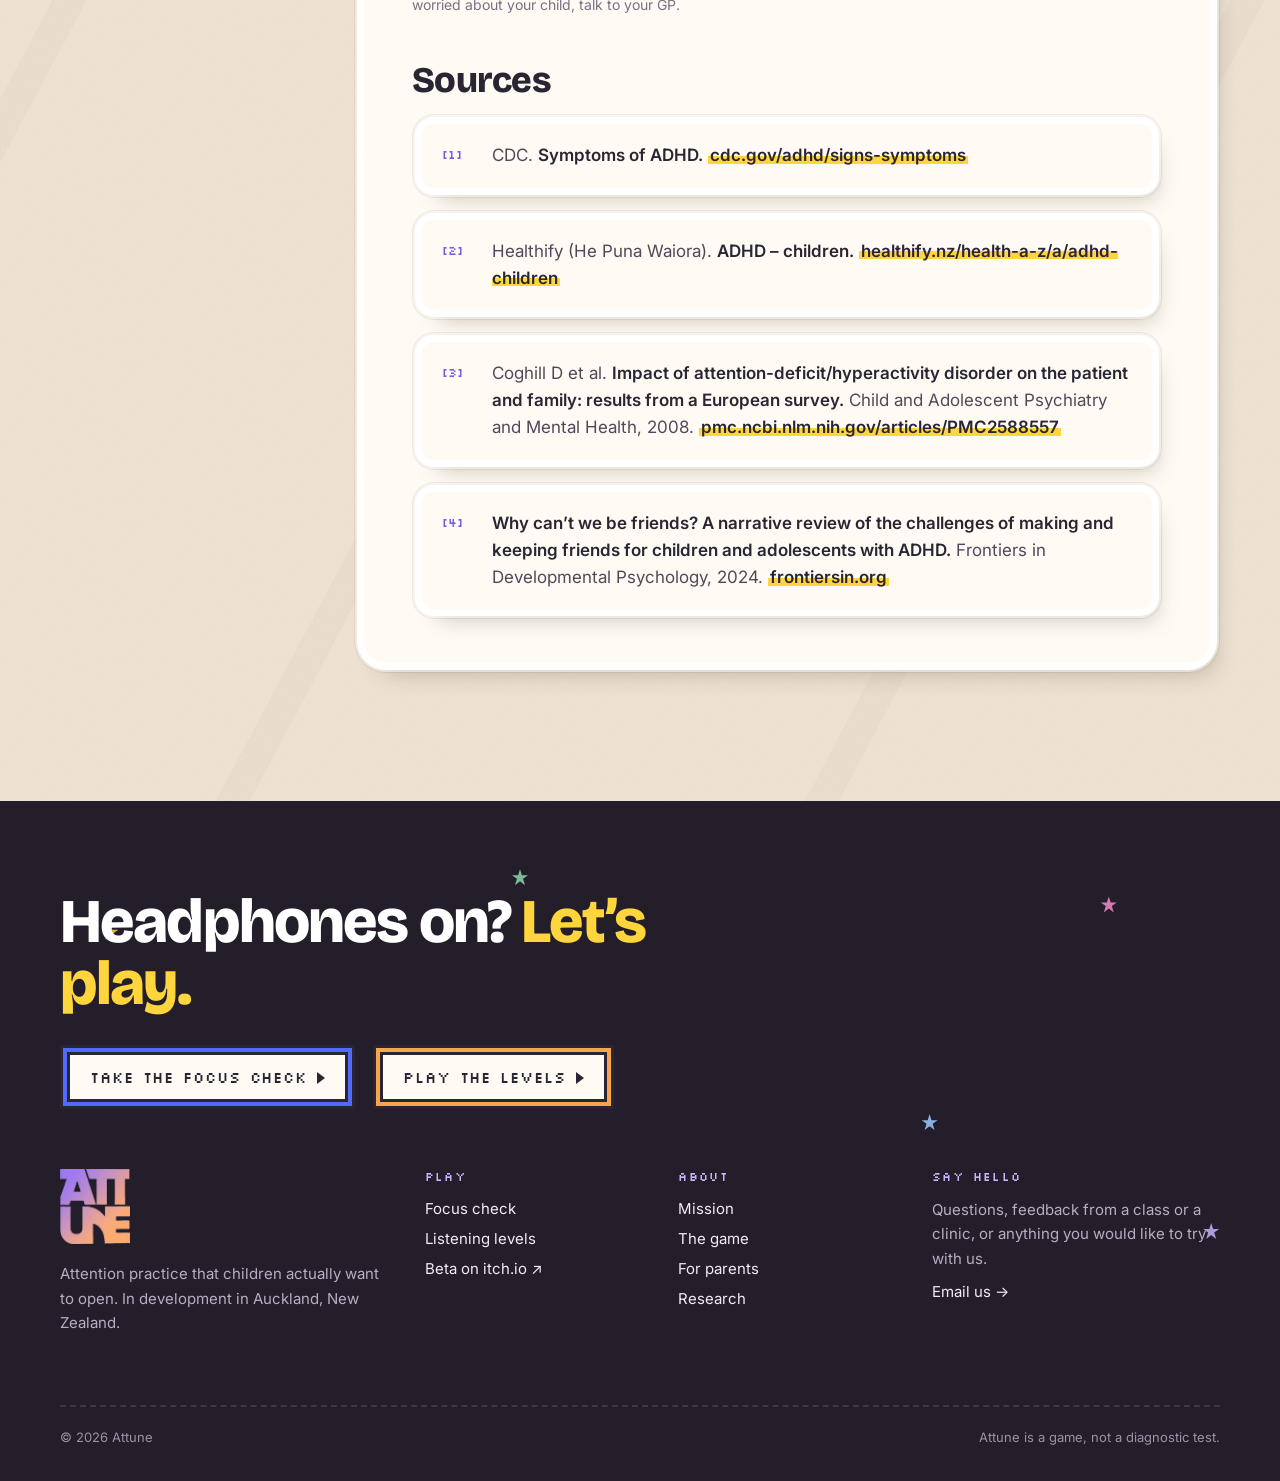
<file: attune-site-3d 2/parents/index.html>
<!doctype html>
<html lang="en">
<head>
<meta charset="utf-8">
<meta name="viewport" content="width=device-width, initial-scale=1, viewport-fit=cover">
<link rel="icon" href="../assets/logo_symbol.png">
<title>A Day Through Their Eyes</title>
<meta name="description" content="For parents: what inattention can look like across a child's day, how it can affect relationships, and what you can do if you're wondering.">
<link rel="preconnect" href="https://fonts.googleapis.com">
<link rel="preconnect" href="https://fonts.gstatic.com" crossorigin>
<link rel="stylesheet" href="https://fonts.googleapis.com/css2?family=Bricolage+Grotesque:opsz,wght@12..96,500;12..96,700;12..96,800&family=Caveat:wght@600;700&family=Inter:wght@400;500;600&family=Silkscreen&display=swap">
<link rel="stylesheet" href="../site.css">
<style>
  body{margin:0;background:var(--desk);overflow-x:clip;}
  .phero{padding-block:clamp(56px,8vw,100px) 24px;}
  .phero h1{font-family:var(--display);font-weight:800;font-size:clamp(42px,6.4vw,84px);line-height:.95;letter-spacing:-.035em;margin:0 0 22px;max-width:13ch;text-wrap:balance;}
  .phero h1 span{color:var(--orange-2);display:inline-block;transform:rotate(-2deg);}
  .howto{display:flex;flex-wrap:wrap;gap:12px 22px;margin-top:26px;}
  .howto span{display:flex;align-items:center;gap:10px;font-size:15px;color:var(--ink);font-weight:500;}
  .howto b{font-family:var(--pixel);font-weight:400;font-size:12px;background:var(--ink);color:#fff;padding:5px 8px 4px;}

  /* ---- the day: timeline + scene */
  .game{background:var(--paper);border-radius:28px;padding:clamp(18px,3vw,30px);box-shadow:var(--plastic);margin:18px 10px 0;}
  .hudbar{display:flex;flex-wrap:wrap;gap:14px 20px;align-items:center;justify-content:space-between;margin-bottom:18px;}
  .found{display:flex;align-items:center;gap:12px;font-family:var(--pixel);font-size:13px;letter-spacing:.06em;text-transform:uppercase;}
  .found .meter{width:170px;height:16px;background:var(--ink);padding:3px;box-sizing:border-box;}
  .found .meter i{display:block;height:100%;width:0;background:var(--mint);transition:width .5s cubic-bezier(.3,1.5,.4,1);}
  .lens{display:inline-flex;background:var(--desk);border-radius:999px;padding:4px;gap:4px;}
  .lens button{font:600 14px/1 var(--body);border:0;background:none;padding:10px 14px;border-radius:999px;cursor:pointer;color:var(--ink-soft);}
  .lens button[aria-pressed="true"]{background:var(--ink);color:#fff;}
  .lens button:focus-visible,.times button:focus-visible,.spot:focus-visible,.mf button:focus-visible{outline:3px dashed var(--violet);outline-offset:3px;}
  .times{display:grid;grid-template-columns:repeat(5,1fr);gap:8px;margin-bottom:16px;position:relative;}
  .times::before{content:"";position:absolute;left:4%;right:4%;top:22px;height:4px;background:repeating-linear-gradient(90deg,var(--line) 0 10px,transparent 10px 16px);z-index:0;}
  .times button{position:relative;z-index:1;border:0;background:none;cursor:pointer;display:flex;flex-direction:column;align-items:center;gap:6px;padding:0;color:var(--ink-soft);font:500 13px/1.2 var(--body);}
  .times button .dot{width:44px;height:44px;border-radius:50%;background:#fff;box-shadow:0 0 0 3px var(--ink);display:grid;place-items:center;font:400 11px var(--pixel);color:var(--ink);transition:transform .25s cubic-bezier(.3,1.6,.4,1);}
  .times button[aria-selected="true"] .dot{background:var(--yellow);transform:scale(1.12);}
  .times button[aria-selected="true"]{color:var(--ink);font-weight:700;}
  .times button.done .dot{background:var(--mint);}
  .stagewrap{display:grid;grid-template-columns:1.25fr .9fr;gap:22px;align-items:stretch;}
  .scene{position:relative;border-radius:20px;overflow:hidden;aspect-ratio:16/11;background:var(--bg);box-shadow:inset 0 0 0 3px rgba(43,37,51,.08);}
  .scene svg{position:absolute;inset:0;width:100%;height:100%;}
  .scene .title{position:absolute;left:14px;top:12px;font-family:var(--pixel);font-size:12px;letter-spacing:.08em;text-transform:uppercase;background:#fff;padding:6px 9px 5px;box-shadow:0 0 0 2px var(--ink);z-index:2;}
  .spot{position:absolute;width:44px;height:44px;margin:-22px 0 0 -22px;border:0;border-radius:50%;cursor:pointer;z-index:3;background:var(--yellow);box-shadow:0 0 0 3px var(--ink), 0 6px 0 0 rgba(43,37,51,.3);
        font:400 16px/44px var(--pixel);color:var(--ink);animation:bob 1.8s ease-in-out infinite;animation-delay:var(--dl);}
  .spot::after{content:"";position:absolute;inset:-10px;border-radius:50%;border:3px solid var(--yellow);opacity:.0;animation:ring 1.8s ease-out infinite;animation-delay:var(--dl);}
  .spot.seen{background:var(--mint);animation:none;}
  .spot.seen::after{display:none;}
  .spot.active{background:#fff;transform:scale(1.15);}
  @keyframes bob{50%{transform:translateY(-6px)}}
  @keyframes ring{0%{opacity:.8;transform:scale(.7)}100%{opacity:0;transform:scale(1.4)}}
  .card{background:#fff;border-radius:20px;padding:22px 22px 20px;box-shadow:0 0 0 3px var(--ink), 8px 10px 0 rgba(43,37,51,.12);display:flex;flex-direction:column;gap:10px;min-height:100%;box-sizing:border-box;}
  .card .k{font-family:var(--pixel);font-size:11px;letter-spacing:.1em;text-transform:uppercase;color:var(--violet);}
  .card h3{font-size:22px;margin:0;}
  .card p{font-size:15.5px;margin:0;}
  .card .feel{background:var(--desk);border-radius:12px;padding:12px 14px;font-size:14.5px;color:var(--ink);}
  .card .feel b{font-family:var(--hand);font-size:22px;display:block;line-height:1;margin-bottom:4px;}
  .card .empty{color:var(--ink-faint);}
  .card .nav{margin-top:auto;display:flex;justify-content:space-between;gap:8px;padding-top:6px;}
  .card .nav button{font:600 14px/1 var(--body);border:0;background:var(--desk);border-radius:999px;padding:10px 14px;cursor:pointer;color:var(--ink);}
  .card .nav button:hover{background:var(--line);}
  .badge{display:none;align-items:center;gap:16px;margin-top:18px;background:var(--ink);color:#fff;border-radius:18px;padding:16px 20px;}
  .badge.on{display:flex;animation:pop .6s cubic-bezier(.3,1.6,.4,1);}
  .badge svg{width:56px;height:56px;flex:none;}
  .badge b{font-family:var(--display);font-size:20px;display:block;}
  .badge span{color:#D9D0E4;font-size:15px;}
  @keyframes pop{0%{transform:scale(.8);opacity:0}100%{transform:none;opacity:1}}
  @media (max-width: 900px){ .stagewrap{grid-template-columns:1fr;} }
  @media (max-width: 560px){ .times button span.lbl{display:none;} .scene{aspect-ratio:4/3;} .spot{width:38px;height:38px;margin:-19px 0 0 -19px;line-height:38px;} }

  /* ---- myth or fact */
  .mf{display:grid;grid-template-columns:repeat(auto-fit,minmax(250px,1fr));gap:26px;margin-top:40px;}
  .mfc{background:var(--c);border-radius:18px;padding:22px 20px 20px;transform:rotate(var(--r));box-shadow:4px 10px 16px -6px rgba(80,55,35,.3);display:flex;flex-direction:column;gap:12px;transition:transform .35s cubic-bezier(.3,1.6,.4,1);}
  .mfc:hover{transform:rotate(0);}
  .mfc q{font-family:var(--display);font-weight:700;font-size:20px;line-height:1.2;quotes:"“" "”";}
  .mfc .btns{display:flex;gap:10px;}
  .mfc .btns button{flex:1;font:400 13px/1 var(--pixel);letter-spacing:.06em;text-transform:uppercase;padding:12px 8px 11px;border:0;background:#fff;box-shadow:0 0 0 3px var(--ink);cursor:pointer;color:var(--ink);}
  .mfc .btns button:hover{background:var(--paper);}
  .mfc .ans{display:none;font-size:15px;line-height:1.5;color:var(--ink);background:rgba(255,255,255,.7);border-radius:10px;padding:10px 12px;}
  .mfc .ans b{font-family:var(--pixel);font-weight:400;font-size:12px;letter-spacing:.08em;display:block;margin-bottom:4px;}
  .mfc.done .ans{display:block;}
  .mfc.done .btns button{opacity:.45;}
  .mfc.done .btns button.pick{opacity:1;background:var(--ink);color:#fff;}
  .mfscore{margin-top:26px;font-family:var(--hand);font-size:28px;font-weight:700;}

  /* ---- written guide */
  .guide{display:grid;grid-template-columns:230px 1fr;gap:clamp(28px,5vw,64px);align-items:start;}
  .toc{position:sticky;top:96px;display:grid;gap:8px;font-size:15px;}
  .toc b{font-family:var(--pixel);font-weight:400;font-size:12px;letter-spacing:.1em;text-transform:uppercase;color:var(--ink-faint);margin-bottom:6px;}
  .toc a{text-decoration:none;color:var(--ink-soft);padding:6px 0 6px 12px;border-left:3px solid var(--line);}
  .toc a:hover{color:var(--ink);border-color:var(--yellow);}
  .article{background:var(--paper);border-radius:22px;padding:clamp(24px,4vw,48px);box-shadow:var(--plastic);margin:10px;}
  .article h2{font-family:var(--display);font-weight:800;font-size:clamp(26px,3vw,36px);letter-spacing:-.02em;line-height:1.1;margin:44px 0 14px;scroll-margin-top:100px;}
  .article h2:first-child{margin-top:0;}
  .article ul{padding-left:22px;margin:0 0 16px;max-width:62ch;}
  .article li{font-size:17px;line-height:1.6;color:var(--ink-soft);margin-bottom:6px;}
  .article li::marker{color:var(--violet);}
  .stat{display:grid;grid-template-columns:repeat(auto-fit,minmax(170px,1fr));gap:14px;margin:18px 0 22px;}
  .stat div{background:var(--c);border-radius:14px;padding:16px;}
  .stat b{display:block;font-family:var(--display);font-weight:800;font-size:34px;line-height:1;margin-bottom:6px;font-variant-numeric:tabular-nums;}
  .stat span{font-size:14px;color:var(--ink);line-height:1.4;display:block;}
  .stat small{display:block;margin-top:6px;font-size:12px;color:var(--ink-soft);}
  .tip{background:#FFF3B0;padding:14px 16px;border-radius:4px;font-size:16px;color:var(--ink);transform:rotate(-.4deg);box-shadow:3px 4px 10px rgba(80,55,35,.12);max-width:62ch;margin:18px 0;}
  .steps2{counter-reset:s;list-style:none;padding:0!important;display:grid;gap:12px;}
  .steps2 li{counter-increment:s;display:grid;grid-template-columns:40px 1fr;gap:10px;align-items:start;}
  .steps2 li::before{content:counter(s);font:400 14px/36px var(--pixel);width:36px;height:36px;text-align:center;background:var(--ink);color:#fff;}
  .disclaim{border-top:2px dashed var(--line);margin-top:36px;padding-top:18px;font-size:14px;color:var(--ink-faint);}
  @media (max-width: 860px){ .guide{grid-template-columns:1fr;} .toc{position:static;grid-auto-flow:column;overflow-x:auto;grid-auto-columns:max-content;} }
</style>
</head>
<body>
<div class="page" style="overflow:visible">
<header class="bar"><div class="wrap">
  <a class="wm" href="../index.html">ATTUNE</a>
  <nav aria-label="Main"><a href="../index.html#mission">Mission</a><a href="../index.html#try">Try it</a><a href="../index.html#game">The game</a><a href="../parents/index.html" aria-current="page">For parents</a><a href="../portal/index.html">Parent portal</a><a href="../research/index.html">Research</a></nav>
</div></header>

<main>
  <section class="wrap phero">
    <p class="eyebrow" style="--c:var(--orange)">For parents</p>
    <h1>A day through <span>their eyes.</span></h1>
    <p class="lede" style="max-width:52ch">Inattention is easy to miss. It rarely looks like “naughty”. It can look like a child who seems not to listen, forgets the same things every day, and drifts off mid-conversation. Walk through an ordinary day and spot the signs.</p>
    <div class="howto"><span><b>1</b> Pick a time of day</span><span><b>2</b> Tap the glowing stars</span><span><b>3</b> Flip the lens to see it their way</span></div>
  </section>

  <section class="wrap" aria-labelledby="day-h">
    <h2 id="day-h" class="sr" style="position:absolute;left:-9999px">Spot the signs across a day</h2>
    <div class="game" id="day">
      <div class="hudbar">
        <div class="found"><span>Signs spotted</span><span class="meter"><i id="meter"></i></span><span id="count">0 / 12</span></div>
        <div class="lens" role="group" aria-label="Whose view">
          <button type="button" id="lensYou" aria-pressed="true">What you see</button>
          <button type="button" id="lensThem" aria-pressed="false">What they feel</button>
        </div>
      </div>
      <div class="times" role="tablist" aria-label="Time of day" id="times"></div>
      <div class="stagewrap">
        <div class="scene" id="scene"><span class="title" id="sceneTitle"></span><svg id="sceneArt" viewBox="0 0 160 110" preserveAspectRatio="xMidYMid slice" aria-hidden="true" shape-rendering="crispEdges"></svg></div>
        <div class="card" id="card" aria-live="polite"></div>
      </div>
      <div class="badge" id="badge" role="status">
        <svg viewBox="0 0 12 12" shape-rendering="crispEdges" aria-hidden="true" id="badgeArt"></svg>
        <div><b>You spotted all 12.</b><span>Seeing the pattern is the first step. Scroll down for what it can mean for relationships, and what you can do next.</span></div>
      </div>
    </div>
  </section>

  <section class="sec" aria-labelledby="mf-h" style="padding-bottom:40px">
    <div class="wrap">
      <p class="eyebrow" style="--c:var(--pink)">Quick quiz</p>
      <h2 class="h" id="mf-h">Myth or fact?</h2>
      <p class="lede">Five things people often say about attention. Make your call on each card.</p>
      <div class="mf" id="mf"></div>
      <p class="mfscore" id="mfscore" aria-live="polite"></p>
    </div>
  </section>

  <section class="sec" aria-labelledby="guide-h" style="padding-top:40px">
    <div class="wrap">
      <p class="eyebrow" style="--c:var(--mint)">The written guide</p>
      <h2 class="h" id="guide-h">What every parent should know about inattention.</h2>
      <div class="guide">
        <nav class="toc" aria-label="On this page"><b>On this page</b>
          <a href="#looks">What it can look like</a><a href="#missed">Why it gets missed</a><a href="#relationships">Effects on relationships</a><a href="#self">How they see themselves</a><a href="#do">What you can do</a><a href="#sources">Sources</a>
        </nav>
        <article class="article">
          <h2 id="looks">What inattention can look like</h2>
          <p>Every child loses focus sometimes. What matters is a pattern that shows up most days, in more than one place (home and school), and gets in the way of everyday life. A child who struggles with attention may often:</p>
          <ul>
            <li>find it hard to focus on one thing, and be easily distracted</li>
            <li>seem not to listen when spoken to directly</li>
            <li>forget instructions, or lose track partway through them</li>
            <li>move from one task to another without finishing anything</li>
            <li>make careless mistakes</li>
            <li>have trouble organising tasks and activities</li>
            <li>daydream, forget things, or lose things they need</li>
          </ul>
          <p>These signs are part of how health services describe the inattentive side of ADHD. They start in childhood, and children don’t simply grow out of them.<sup>[1, 2]</sup></p>

          <h2 id="missed">Why it gets missed</h2>
          <p>Inattention is quiet. A child who drifts off in class doesn’t disrupt anyone, so the struggle can go unnoticed for years, or be put down to laziness or not trying.</p>
          <p>Girls with ADHD tend to show more inattention and less disruptive behaviour, and they are less likely to be diagnosed, or are diagnosed later.<sup>[2]</sup> At least 5 in every 100 children have ADHD.<sup>[2]</sup></p>
          <div class="tip">A useful reframe: when a child “won’t”, ask whether they <b>can’t yet</b>. The same instruction can feel very different to a brain that loses the thread.</div>

          <h2 id="relationships">How it can affect relationships</h2>
          <p>Attention difficulties don’t stay inside schoolwork. They show up in the everyday moments that relationships are built on: routines, conversations, play, and homework at the kitchen table.</p>
          <div class="stat">
            <div style="--c:#FFE98A"><b>72%</b><span>of parents of children with ADHD said it affected their relationship with their child</span><small>vs 43% of other parents<sup>[3]</sup></small></div>
            <div style="--c:#C9E9FF"><b>64%</b><span>said it affected relationships between siblings</span><small>vs 29% of other parents<sup>[3]</sup></small></div>
            <div style="--c:#CDEFD9"><b>56%</b><span>of children with ADHD in one study had no mutual friendship</span><small>vs 32% of other children<sup>[4]</sup></small></div>
          </div>
          <ul>
            <li><b>With you.</b> Repeating instructions, reminders and missed routines can turn ordinary moments into arguments. Parents in one large survey said strain was highest in the late afternoon and evening, around homework and family routines.<sup>[3]</sup></li>
            <li><b>With siblings.</b> Unequal rules, extra attention, and interrupted games can cause friction between brothers and sisters.<sup>[3]</sup></li>
            <li><b>With friends.</b> Children who are mainly inattentive are more often <i>overlooked</i> than disliked. Losing the thread of a game or a conversation can make it hard to keep friends, and their friendships tend to be shorter.<sup>[4]</sup></li>
            <li><b>With teachers.</b> A child who seems not to listen can be seen as careless or unmotivated, even when they are trying hard.</li>
          </ul>

          <h2 id="self">How they come to see themselves</h2>
          <p>Children with attention difficulties often hear more corrections than praise. Over time, “you forgot again” can turn into “I’m stupid” or “I’m bad at everything”. Children with ADHD are also more likely to have anxiety, low mood and learning difficulties.<sup>[2]</sup></p>
          <div class="tip">Catch the effort, not just the result. “You remembered your bag. That was a lot to hold on to.” goes a long way.</div>

          <h2 id="do">What you can do if you’re wondering</h2>
          <ol class="steps2">
            <li><p><b>Notice the pattern.</b> Jot down what happens, when, and where for a few weeks. Is it most days? Is it at home <i>and</i> at school?</p></li>
            <li><p><b>Talk to their teacher.</b> Ask what they see in class and in the playground. Teachers see your child alongside many others the same age.</p></li>
            <li><p><b>See your family doctor (GP).</b> In New Zealand, your GP can refer your child to a paediatrician, child psychiatrist or psychologist for an assessment, which often includes questionnaires and more than one appointment.<sup>[2]</sup></p></li>
            <li><p><b>Keep the relationship warm.</b> Short, one-step instructions, visual routines, and noticing what goes right make daily life easier, whatever an assessment says.</p></li>
          </ol>
          <p class="disclaim">This page is general information, not medical advice, and it isn’t a checklist for diagnosis. Only a qualified health professional can assess a child. Attune is a game, not a diagnostic test, and it has not been shown to treat ADHD. If you’re worried about your child, talk to your GP.</p>

          <h2 id="sources">Sources</h2>
          <ol class="refs" style="margin-top:8px">
            <li><span>CDC. <i>Symptoms of ADHD.</i> <a class="link" href="https://www.cdc.gov/adhd/signs-symptoms/index.html" target="_blank" rel="noopener">cdc.gov/adhd/signs-symptoms</a></span></li>
            <li><span>Healthify (He Puna Waiora). <i>ADHD – children.</i> <a class="link" href="https://healthify.nz/health-a-z/a/adhd-children" target="_blank" rel="noopener">healthify.nz/health-a-z/a/adhd-children</a></span></li>
            <li><span>Coghill D et al. <i>Impact of attention-deficit/hyperactivity disorder on the patient and family: results from a European survey.</i> Child and Adolescent Psychiatry and Mental Health, 2008. <a class="link" href="https://pmc.ncbi.nlm.nih.gov/articles/PMC2588557/" target="_blank" rel="noopener">pmc.ncbi.nlm.nih.gov/articles/PMC2588557</a></span></li>
            <li><span><i>Why can’t we be friends? A narrative review of the challenges of making and keeping friends for children and adolescents with ADHD.</i> Frontiers in Developmental Psychology, 2024. <a class="link" href="https://www.frontiersin.org/journals/developmental-psychology/articles/10.3389/fdpys.2024.1390791/full" target="_blank" rel="noopener">frontiersin.org</a></span></li>
          </ol>
        </article>
      </div>
    </div>
  </section>
</main>
</div>

<footer class="foot" id="contact">
  <div class="stars" aria-hidden="true">
    <span style="--c:var(--yellow);left:8%;top:18%;--dl:0s"></span><span style="--c:var(--pink);left:86%;top:14%;--dl:.8s"></span>
    <span style="--c:var(--sky);left:72%;top:46%;--dl:1.6s"></span><span style="--c:var(--mint);left:40%;top:10%;--dl:2.2s"></span>
    <span style="--c:var(--lilac);left:94%;top:62%;--dl:1.1s"></span>
  </div>
  <div class="wrap">
    <p class="big">Headphones on? <span>Let’s play.</span></p>
    <div class="row">
      <a class="btn" data-site="/focus-check/" href="https://attuneonline.com/focus-check/">Take the focus check</a>
      <a class="btn orange" data-site="/play/" href="https://attuneonline.com/play/">Play the levels</a>
    </div>
    <div class="cols">
      <div><img class="logo" src="../assets/logo_symbol.png" alt="Attune"><p>Attention practice that children actually want to open. In development in Auckland, New Zealand.</p></div>
      <div><h4>Play</h4><ul><li><a data-site="/focus-check/" href="https://attuneonline.com/focus-check/">Focus check</a></li><li><a data-site="/play/" href="https://attuneonline.com/play/">Listening levels</a></li><li><a href="https://bibyeo.itch.io/attuneonline" target="_blank" rel="noopener">Beta on itch.io ↗</a></li></ul></div>
      <div><h4>About</h4><ul><li><a href="../index.html#mission">Mission</a></li><li><a href="../index.html#game">The game</a></li><li><a href="../parents/index.html">For parents</a></li><li><a href="../research/index.html">Research</a></li></ul></div>
      <div><h4>Say hello</h4><p style="margin-bottom:10px">Questions, feedback from a class or a clinic, or anything you would like to try with us.</p><button class="copy-email" type="button" data-email>Email us →</button></div>
    </div>
    <div class="base"><span>© 2026 Attune</span><span>Attune is a game, not a diagnostic test.</span></div>
  </div>
</footer>

<script src="../site.js"></script>
<script src="../parents.js"></script>
</body>
</html>
</file>
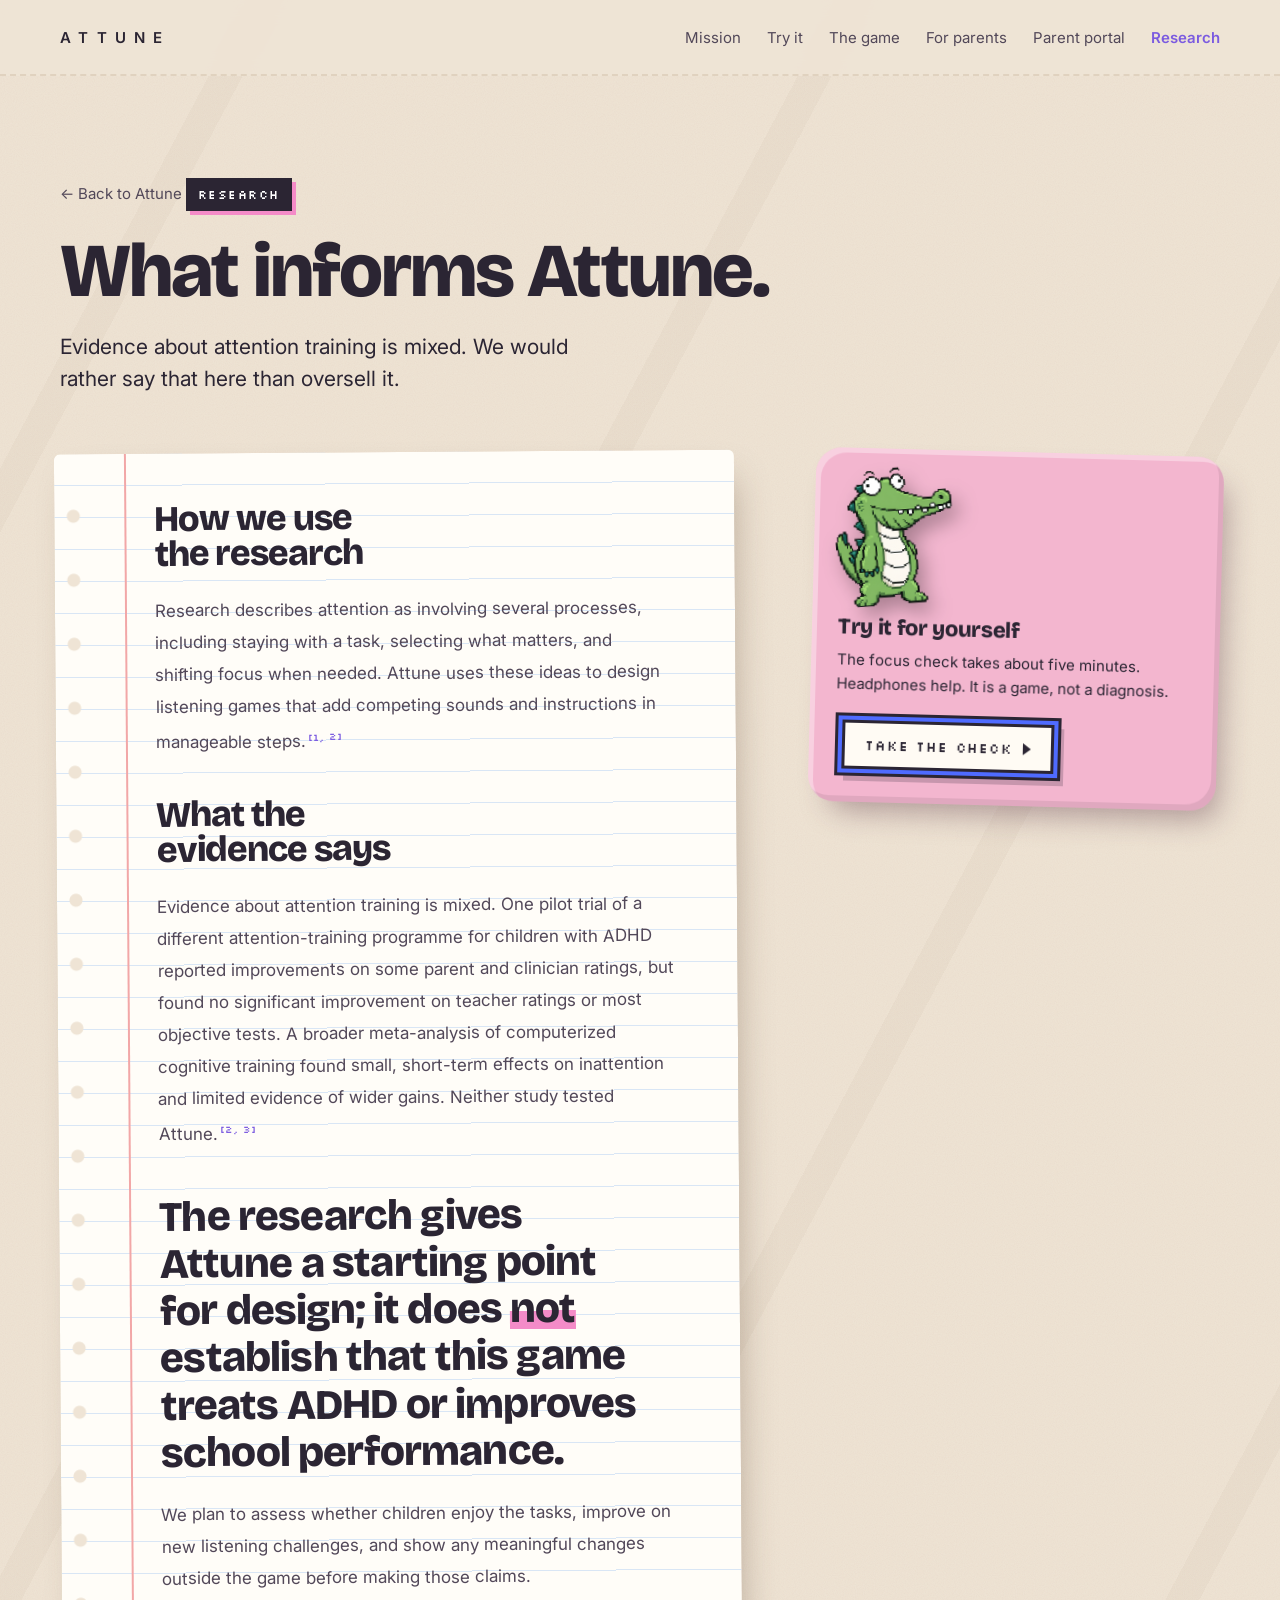
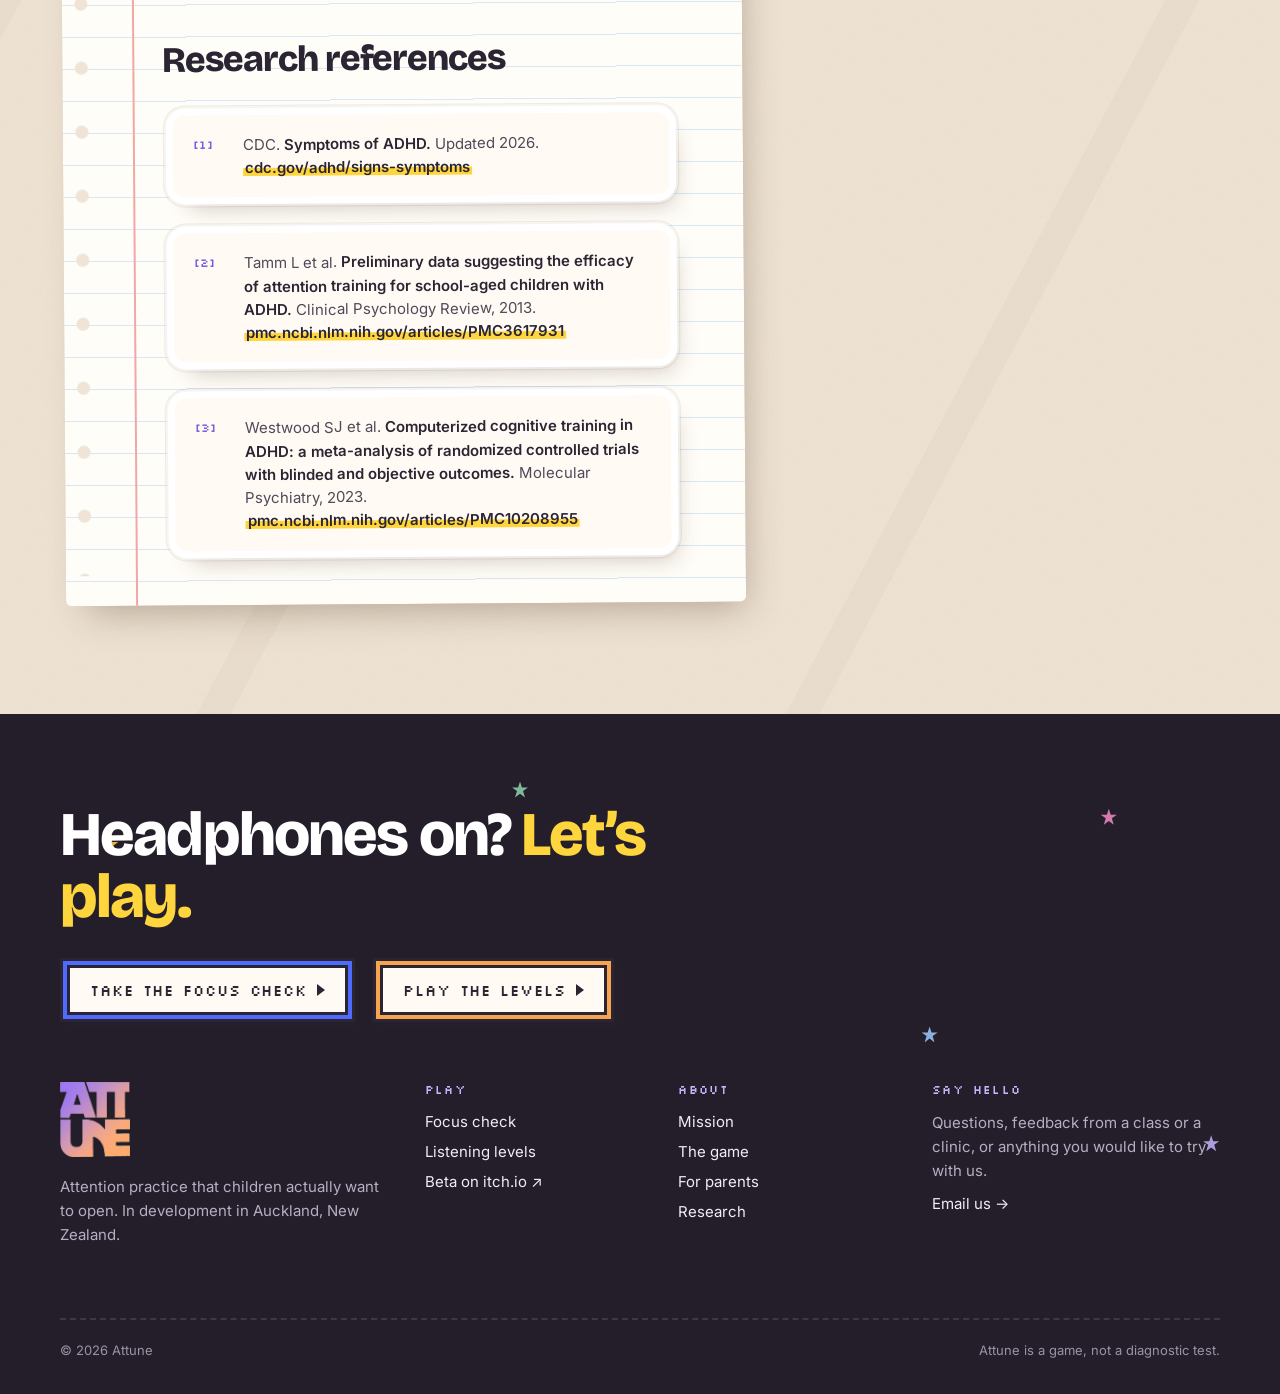
<file: attune-site-3d 2/research/index.html>
<!doctype html>
<html lang="en">
<head>
<meta charset="utf-8">
<meta name="viewport" content="width=device-width, initial-scale=1, viewport-fit=cover">
<link rel="icon" href="../assets/logo_symbol.png">
<title>What Informs Attune</title>
<link rel="preconnect" href="https://fonts.googleapis.com">
<link rel="preconnect" href="https://fonts.gstatic.com" crossorigin>
<link rel="stylesheet" href="https://fonts.googleapis.com/css2?family=Bricolage+Grotesque:opsz,wght@12..96,500;12..96,700;12..96,800&family=Caveat:wght@600;700&family=Inter:wght@400;500&family=Silkscreen&display=swap">
<link rel="stylesheet" href="../site.css">
<style>
  body{margin:0;background:var(--desk);}
  .rhero{padding-block:clamp(56px,8vw,104px) 40px;}
  .rhero .back{display:inline-block;margin-bottom:28px;font-size:15px;text-decoration:none;color:var(--ink-soft);}
  .rhero .back:hover{color:var(--ink);}
  .rgrid{display:grid;grid-template-columns:1.25fr .75fr;gap:clamp(32px,6vw,72px);align-items:start;}
  .aside{background:#F3B6CF;color:var(--ink);border-radius:26px;padding:26px;position:sticky;top:100px;transform:rotate(1.5deg);box-shadow:inset -5px -6px 0 rgba(0,0,0,.08), inset 5px 5px 0 rgba(255,255,255,.35), 12px 18px 30px -10px rgba(80,40,60,.4);}
  .aside h3{color:var(--ink);} .aside p{color:var(--ink);font-size:15px;}
  .aside img{width:120px;image-rendering:pixelated;display:block;margin:-8px 0 10px -6px;transform:rotate(-5deg);filter:drop-shadow(6px 10px 10px rgba(0,0,0,.3));}
  sup{font-family:var(--pixel);font-size:10px;color:var(--violet);margin-left:2px;}
  @media (max-width: 860px){ .rgrid{grid-template-columns:1fr;} .aside{position:static;} }
</style>
</head>
<body>
<div class="page" style="overflow:visible">
<header class="bar"><div class="wrap">
  <a class="wm" href="../index.html">ATTUNE</a>
  <nav aria-label="Main"><a href="../index.html#mission">Mission</a><a href="../index.html#try">Try it</a><a href="../index.html#game">The game</a><a href="../parents/index.html">For parents</a><a href="../portal/index.html">Parent portal</a><a href="../research/index.html" aria-current="page">Research</a></nav>
</div></header>

<main>
  <section class="wrap rhero">
    <a class="back" href="../index.html">← Back to Attune</a>
    <p class="eyebrow" style="--c:var(--pink)">Research</p>
    <h1 class="h" style="font-family:var(--display);font-weight:800;font-size:clamp(40px,6vw,76px);line-height:1;letter-spacing:-.025em;margin:0 0 22px;">What informs Attune.</h1>
    <p class="lede" style="max-width:40ch">Evidence about attention training is mixed. We would rather say that here than oversell it.</p>
  </section>

  <section class="wrap" style="padding-bottom:clamp(64px,9vw,110px)">
    <div class="rgrid">
      <div class="notebook">
        <h2 class="h" style="font-size:clamp(26px,3vw,36px)">How we use the research</h2>
        <p>Research describes attention as involving several processes, including staying with a task, selecting what matters, and shifting focus when needed. Attune uses these ideas to design listening games that add competing sounds and instructions in manageable steps.<sup>[1, 2]</sup></p>

        <h2 class="h" style="font-size:clamp(26px,3vw,36px);margin-top:40px">What the evidence says</h2>
        <p>Evidence about attention training is mixed. One pilot trial of a different attention-training programme for children with ADHD reported improvements on some parent and clinician ratings, but found no significant improvement on teacher ratings or most objective tests. A broader meta-analysis of computerized cognitive training found small, short-term effects on inattention and limited evidence of wider gains. Neither study tested Attune.<sup>[2, 3]</sup></p>

        <h2 class="honest" style="margin-top:44px">The research gives Attune a starting point for design; it does <em>not</em> establish that this game treats ADHD or improves school performance.</h2>
        <p>We plan to assess whether children enjoy the tasks, improve on new listening challenges, and show any meaningful changes outside the game before making those claims.</p>

        <h2 class="h" style="font-size:clamp(26px,3vw,36px);margin-top:48px">Research references</h2>
        <ol class="refs">
          <li><span>CDC. <i>Symptoms of ADHD.</i> Updated 2026. <a class="link" href="https://www.cdc.gov/adhd/signs-symptoms/index.html" target="_blank" rel="noopener">cdc.gov/adhd/signs-symptoms</a></span></li>
          <li><span>Tamm L et al. <i>Preliminary data suggesting the efficacy of attention training for school-aged children with ADHD.</i> Clinical Psychology Review, 2013. <a class="link" href="https://pmc.ncbi.nlm.nih.gov/articles/PMC3617931" target="_blank" rel="noopener">pmc.ncbi.nlm.nih.gov/articles/PMC3617931</a></span></li>
          <li><span>Westwood SJ et al. <i>Computerized cognitive training in ADHD: a meta-analysis of randomized controlled trials with blinded and objective outcomes.</i> Molecular Psychiatry, 2023. <a class="link" href="https://pmc.ncbi.nlm.nih.gov/articles/PMC10208955" target="_blank" rel="noopener">pmc.ncbi.nlm.nih.gov/articles/PMC10208955</a></span></li>
        </ol>
      </div>
      <aside class="aside">
        <img class="sticker" src="../assets/croc.png" alt="">
        <h3>Try it for yourself</h3>
        <p>The focus check takes about five minutes. Headphones help. It is a game, not a diagnosis.</p>
        <a class="btn" data-site="/focus-check/" href="https://attuneonline.com/focus-check/">Take the check</a>
      </aside>
    </div>
  </section>
</main>
</div>
<footer class="foot" id="contact">
  <div class="stars" aria-hidden="true">
    <span style="--c:var(--yellow);left:8%;top:18%;--dl:0s"></span><span style="--c:var(--pink);left:86%;top:14%;--dl:.8s"></span>
    <span style="--c:var(--sky);left:72%;top:46%;--dl:1.6s"></span><span style="--c:var(--mint);left:40%;top:10%;--dl:2.2s"></span>
    <span style="--c:var(--lilac);left:94%;top:62%;--dl:1.1s"></span>
  </div>
  <div class="wrap">
    <p class="big">Headphones on? <span>Let’s play.</span></p>
    <div class="row">
      <a class="btn" data-site="/focus-check/" href="https://attuneonline.com/focus-check/">Take the focus check</a>
      <a class="btn orange" data-site="/play/" href="https://attuneonline.com/play/">Play the levels</a>
    </div>
    <div class="cols">
      <div><img class="logo" src="../assets/logo_symbol.png" alt="Attune"><p>Attention practice that children actually want to open. In development in Auckland, New Zealand.</p></div>
      <div><h4>Play</h4><ul><li><a data-site="/focus-check/" href="https://attuneonline.com/focus-check/">Focus check</a></li><li><a data-site="/play/" href="https://attuneonline.com/play/">Listening levels</a></li><li><a href="https://bibyeo.itch.io/attuneonline" target="_blank" rel="noopener">Beta on itch.io ↗</a></li></ul></div>
      <div><h4>About</h4><ul><li><a href="../index.html#mission">Mission</a></li><li><a href="../index.html#game">The game</a></li><li><a href="../parents/index.html">For parents</a></li><li><a href="../research/index.html">Research</a></li></ul></div>
      <div><h4>Say hello</h4><p style="margin-bottom:10px">Questions, feedback from a class or a clinic, or anything you would like to try with us.</p><button class="copy-email" type="button" data-email>Email us →</button></div>
    </div>
    <div class="base"><span>© 2026 Attune</span><span>Attune is a game, not a diagnostic test.</span></div>
  </div>
</footer>
<script src="../site.js"></script>

</body>
</html>
</file>
<file: attune-site-3d 2/site.css>
/* Attune — the toy desk continues below the fold.
   Everything reads as objects on the same sunny desk: shrink-plastic cards, sticky notes, stickers, cartridges. */
:root{
  --ink:#2B2533; --ink-soft:#524859; --ink-faint:#7A7082;
  --desk:#EFE4D5; --desk-2:#E7DAC8; --paper:#FFFBF4; --line:#E0D2BF;
  --blue:#4F6BFF; --blue-2:#2F45D8; --orange:#F7A44E; --orange-2:#EE7A37;
  --lilac:#C3B4FB; --lilac-hi:#D6CBFF; --violet:#7B5BE0;
  --yellow:#FFD53D; --pink:#F48BC8; --mint:#8FD6AE; --sky:#9CCBFF;
  --night:#241E2B;
  --display:"Bricolage Grotesque", Inter, ui-sans-serif, system-ui, sans-serif;
  --body:Inter, ui-sans-serif, system-ui, -apple-system, "Segoe UI", Roboto, sans-serif;
  --pixel:Silkscreen, ui-monospace, "SFMono-Regular", Menlo, monospace;
  --hand:Caveat, "Segoe Print", "Bradley Hand", cursive;
  /* the "shrink plastic" look: white print border + clear acrylic rim + soft contact shadow */
  --plastic: 0 0 0 7px #fff, 0 0 0 9px rgba(255,255,255,.55), 0 0 0 10px rgba(120,100,80,.12), 10px 16px 22px -6px rgba(80,55,35,.28);
  --grain:url("data:image/svg+xml,%3Csvg xmlns='http://www.w3.org/2000/svg' width='160' height='160'%3E%3Cfilter id='n'%3E%3CfeTurbulence type='fractalNoise' baseFrequency='.9' numOctaves='2' stitchTiles='stitch'/%3E%3CfeColorMatrix values='0 0 0 0 .35 0 0 0 0 .25 0 0 0 0 .15 0 0 0 .07 0'/%3E%3C/filter%3E%3Crect width='100%25' height='100%25' filter='url(%23n)'/%3E%3C/svg%3E");
}
.page{background:var(--desk) var(--grain);color:var(--ink);font-family:var(--body);-webkit-font-smoothing:antialiased;position:relative;overflow:hidden;}
/* window light keeps falling across the desk */
.page::before{content:"";position:absolute;inset:0;pointer-events:none;opacity:.55;
  background:repeating-linear-gradient(118deg, transparent 0 220px, rgba(120,90,60,.07) 220px 250px, transparent 250px 520px);}
.wrap{max-width:1160px;margin:0 auto;padding-inline:max(20px,4vw);position:relative;}
.sec{padding-block:clamp(72px,10vw,132px);position:relative;}
a{color:inherit;}

/* ---------- type */
.eyebrow{display:inline-flex;align-items:center;gap:10px;font-family:var(--pixel);font-size:12px;letter-spacing:.12em;text-transform:uppercase;
  background:var(--ink);color:#fff;padding:7px 12px 6px;margin:0 0 22px;box-shadow:4px 4px 0 var(--c, var(--violet));}
h2.h, .h{font-family:var(--display);font-weight:800;font-size:clamp(34px,5vw,64px);line-height:.98;letter-spacing:-.03em;margin:0 0 22px;text-wrap:balance;max-width:16ch;}
.h .pop{display:inline-block;color:var(--c, var(--blue));transform:rotate(-2deg);}
.h .under{background:linear-gradient(transparent 64%, var(--c, var(--yellow)) 64% 90%, transparent 90%);}
h3{font-family:var(--display);font-weight:800;font-size:22px;line-height:1.15;letter-spacing:-.015em;margin:0 0 8px;}
p{font-size:17px;line-height:1.62;color:var(--ink-soft);margin:0 0 16px;max-width:60ch;}
.lede{font-size:clamp(18px,1.7vw,21px);line-height:1.55;color:var(--ink);}
.hand{font-family:var(--hand);font-weight:700;font-size:28px;line-height:1.05;color:var(--ink);}
.small{font-size:14px;color:var(--ink-faint);}

/* ---------- pixel "brooch" buttons (same look as the desk plaques) */
.btn{--bg:var(--blue);
  display:inline-flex;align-items:center;gap:10px;font:400 14px/1 var(--pixel);letter-spacing:.06em;text-transform:uppercase;text-decoration:none;
  color:var(--ink);background:var(--paper);padding:15px 20px 14px;position:relative;white-space:nowrap;cursor:pointer;border:0;
  box-shadow:0 0 0 3px var(--ink), 0 0 0 7px var(--bg), 0 0 0 10px var(--ink), 6px 8px 0 7px rgba(43,37,51,.22);
  margin:10px;transition:transform .18s cubic-bezier(.3,1.6,.4,1), box-shadow .18s;}
.btn::after{content:"";width:0;height:0;border-left:8px solid var(--ink);border-top:6px solid transparent;border-bottom:6px solid transparent;}
.btn:hover{transform:translateY(-3px) rotate(-1deg);}
.btn:active{transform:translateY(2px);box-shadow:0 0 0 3px var(--ink), 0 0 0 7px var(--bg), 0 0 0 10px var(--ink), 2px 3px 0 7px rgba(43,37,51,.22);}
.btn.orange{--bg:var(--orange);}
.btn.lilac{--bg:var(--lilac);}
.btn.ghost{--bg:var(--mint);}
.btn.plain{--bg:var(--paper);}
.btn:focus-visible,.link:focus-visible,.copy-email:focus-visible{outline:3px dashed var(--violet);outline-offset:8px;}
.row{display:flex;flex-wrap:wrap;gap:14px 18px;align-items:center;}
.link{font-weight:600;color:var(--ink);text-decoration:none;background:linear-gradient(var(--yellow),var(--yellow)) 0 88%/100% 8px no-repeat;padding:0 2px;transition:background-size .2s;}
.link:hover{background-size:100% 40%;}

/* ---------- stickers + characters */
.sticker{display:block;image-rendering:pixelated;filter:drop-shadow(2px 0 0 #fff) drop-shadow(-2px 0 0 #fff) drop-shadow(0 2px 0 #fff) drop-shadow(0 -2px 0 #fff) drop-shadow(8px 14px 12px rgba(80,55,35,.25));}
.charm{position:relative;justify-self:center;width:min(380px,82%);}
.charm .sticker{width:100%;height:auto;transform:rotate(var(--r,-5deg));transition:transform .45s cubic-bezier(.3,1.6,.4,1);}
.charm:hover .sticker{transform:rotate(calc(var(--r,-5deg) * -0.6)) translateY(-10px) scale(1.03);}
.charm .note{position:absolute;display:flex;align-items:flex-end;gap:4px;white-space:nowrap;}
@media (max-width: 700px){ .charm .note{position:static;transform:none!important;margin-top:18px;white-space:normal;} }
.charm .note svg{width:64px;height:48px;overflow:visible;flex:none;}
.charm .note path{fill:none;stroke:var(--ink);stroke-width:2.6;stroke-linecap:round;stroke-linejoin:round;}

/* ---------- ticker (status) */
.ticker{background:var(--ink);color:#fff;overflow:hidden;position:relative;z-index:1;}
.ticker .track{display:flex;width:max-content;animation:tick 38s linear infinite;}
.ticker span{font-family:var(--pixel);font-size:13px;letter-spacing:.1em;text-transform:uppercase;padding:16px 28px;display:flex;align-items:center;gap:12px;white-space:nowrap;}
.ticker span::before{content:"";width:12px;height:12px;background:var(--c);box-shadow:inset -3px -3px 0 rgba(0,0,0,.2);}
@keyframes tick{to{transform:translateX(-50%)}}

/* ---------- layouts */
.split{display:grid;grid-template-columns:1.05fr .95fr;gap:clamp(40px,6vw,90px);align-items:center;}
.split.flip{grid-template-columns:.95fr 1.05fr;}
@media (max-width: 880px){ .split,.split.flip{grid-template-columns:1fr;} .split.flip > :first-child{order:2;} }

/* ---------- skills: four little game cards dealt onto the desk */
.skills{list-style:none;padding:0;margin:54px 0 0;display:grid;grid-template-columns:repeat(4,1fr);gap:34px 26px;}
.skill{background:var(--paper);border-radius:14px;padding:22px 20px 24px;box-shadow:var(--plastic);transform:rotate(var(--r));transition:transform .35s cubic-bezier(.3,1.6,.4,1);position:relative;}
.skill:hover{transform:rotate(0) translateY(-8px);}
.skill .num{position:absolute;top:-14px;right:16px;font-family:var(--pixel);font-size:13px;background:var(--c);color:var(--ink);padding:6px 9px 5px;box-shadow:0 0 0 2px var(--ink);}
.skill .ico{width:56px;height:56px;margin-bottom:14px;display:block;}
.skill p{font-size:15px;margin:0;}
@media (max-width: 960px){ .skills{grid-template-columns:repeat(2,1fr);} }
@media (max-width: 500px){ .skills{grid-template-columns:1fr;} }
.caveat{margin:44px 0 0;display:inline-block;background:#FFF3B0;padding:12px 16px;font-size:14px;color:var(--ink-soft);transform:rotate(-.6deg);
  box-shadow:3px 4px 10px rgba(80,55,35,.15);max-width:62ch;position:relative;}
.caveat::before{content:"";position:absolute;top:-10px;left:24px;width:70px;height:20px;background:rgba(255,255,255,.6);transform:rotate(-4deg);box-shadow:0 1px 2px rgba(0,0,0,.06);}

/* ---------- playable mini mission on a handheld */
.console{background:#F3B6CF;border-radius:34px;padding:22px 22px 26px;box-shadow:inset -6px -8px 0 rgba(0,0,0,.08), inset 6px 6px 0 rgba(255,255,255,.35), 14px 22px 34px -10px rgba(80,40,60,.4);
  max-width:470px;justify-self:center;width:100%;box-sizing:border-box;transform:rotate(2deg);}
.screen{background:#1F1B28;border-radius:18px;padding:14px;position:relative;overflow:hidden;box-shadow:inset 0 0 0 4px #13101a;}
.screen .hud{display:flex;justify-content:space-between;font-family:var(--pixel);font-size:11px;letter-spacing:.08em;color:#BFB3D3;text-transform:uppercase;}
.screen .hud b{color:var(--yellow);font-weight:400;}
.say{margin:10px 0 0;background:var(--lilac-hi);color:var(--ink);font-weight:700;font-size:17px;line-height:1.3;padding:11px 14px;border-radius:14px 14px 14px 4px;min-height:22px;position:relative;z-index:3;}
.field{position:relative;height:230px;margin-top:10px;border-radius:12px;overflow:hidden;background:
  linear-gradient(#3D8C6B,#3D8C6B) 14px 16px/38% 44% no-repeat,
  linear-gradient(#9CCBFF,#9CCBFF) calc(100% - 16px) 16px/26% 40% no-repeat,
  linear-gradient(transparent 70%, #4A3F5A 70%),
  #2C2638;}
.field::after{content:"";position:absolute;inset:0;background:repeating-linear-gradient(0deg, rgba(0,0,0,.08) 0 2px, transparent 2px 4px);pointer-events:none;}
.field .noise{position:absolute;left:0;font:700 13px/1 var(--body);color:#fff;opacity:.5;white-space:nowrap;pointer-events:none;animation:drift var(--d) linear infinite alternate;background:rgba(255,255,255,.09);padding:5px 8px;border-radius:10px;z-index:1;}
@keyframes drift{from{transform:translateX(var(--x0))}to{transform:translateX(var(--x1))}}
.field button{position:absolute;left:0;top:0;width:54px;height:54px;padding:0;border:0;background:none;cursor:pointer;z-index:2;will-change:transform;}
.field button.decoy{width:44px;height:36px;z-index:1;}
.field button:hover svg{transform:scale(1.15);}
.field button svg{transition:transform .15s;}
.field button:focus-visible{outline:3px dashed var(--yellow);outline-offset:3px;border-radius:8px;}
.field button svg{width:100%;height:100%;display:block;filter:drop-shadow(0 3px 0 rgba(0,0,0,.35));}
.field button.hit svg{animation:hit .5s cubic-bezier(.3,1.6,.4,1);}
.field button.miss svg{animation:miss .4s;}
@keyframes hit{50%{transform:scale(1.4) rotate(10deg)}}
@keyframes miss{25%{transform:translateX(-6px)}75%{transform:translateX(6px)}}
.fb{height:24px;margin-top:10px;font:400 12px/24px var(--pixel);letter-spacing:.06em;text-transform:uppercase;color:#8FD6AE;text-align:center;}
.fb.bad{color:#FFB3A0;}
.pads{display:flex;justify-content:space-between;align-items:center;margin-top:18px;padding-inline:8px;}
.dpad{width:62px;height:62px;position:relative;}
.dpad::before,.dpad::after{content:"";position:absolute;background:#2B2533;border-radius:5px;}
.dpad::before{left:21px;top:0;width:20px;height:62px;} .dpad::after{top:21px;left:0;width:62px;height:20px;}
.abtn{display:flex;gap:12px;}
.abtn i{width:30px;height:30px;border-radius:50%;background:var(--violet);box-shadow:inset -3px -4px 0 rgba(0,0,0,.2);}
.abtn i + i{background:var(--yellow);transform:translateY(-12px);}
.start{font:400 13px/1 var(--pixel);letter-spacing:.08em;text-transform:uppercase;background:var(--yellow);color:var(--ink);border:0;border-radius:999px;padding:11px 16px;cursor:pointer;box-shadow:0 4px 0 #C99A10;}
.start:active{transform:translateY(3px);box-shadow:0 1px 0 #C99A10;}
.start:focus-visible{outline:3px dashed var(--ink);outline-offset:3px;}
.console-note{margin-top:26px;text-align:center;}

/* ---------- builds as game cartridges */
.carts{display:grid;grid-template-columns:repeat(3,1fr);gap:40px 34px;margin-top:64px;align-items:start;}
.cart{--c:var(--blue);background:#CFC7BF;border-radius:16px 16px 10px 10px;padding:18px 16px 20px;position:relative;
  box-shadow:inset -5px -6px 0 rgba(0,0,0,.08), inset 5px 5px 0 rgba(255,255,255,.35), 10px 16px 24px -8px rgba(60,40,30,.35);
  transform:rotate(var(--r));transition:transform .35s cubic-bezier(.3,1.6,.4,1);}
.cart:hover{transform:rotate(0) translateY(-10px);}
.cart::before{content:"";position:absolute;top:-10px;left:22%;right:22%;height:14px;background:#BDB4AB;border-radius:6px 6px 0 0;}
.cart .label{background:var(--c);border-radius:8px;padding:16px 16px 14px;color:var(--ink);box-shadow:inset 0 0 0 3px rgba(0,0,0,.12);position:relative;}
.cart .label h3{font-size:25px;margin:10px 0 0;}
.cart .tag{font-family:var(--pixel);font-size:11px;letter-spacing:.08em;text-transform:uppercase;background:var(--ink);color:#fff;padding:5px 8px 4px;display:inline-block;}
.cart .body{background:var(--paper);border-radius:6px;margin-top:12px;padding:16px 16px 8px;}
.cart .body p{font-size:15px;margin:0 0 12px;}
.cart .btn{margin:6px 10px 14px;}
.cart .sticky{position:absolute;top:-24px;right:-14px;font-family:var(--hand);font-size:26px;font-weight:700;background:var(--yellow);
  padding:2px 12px;transform:rotate(8deg);box-shadow:3px 4px 8px rgba(0,0,0,.15);z-index:2;}
.grooves{display:flex;gap:5px;justify-content:center;margin-top:12px;}
.grooves i{width:6px;height:14px;background:#B7AEA5;border-radius:2px;}
@media (max-width: 960px){ .carts{grid-template-columns:1fr;max-width:460px;margin-inline:auto;} }

/* ---------- design pillars as taped polaroids */
.polaroids{display:grid;grid-template-columns:repeat(3,1fr);gap:40px;margin-top:64px;}
.pol{background:#fff;padding:16px 16px 22px;box-shadow:6px 10px 20px -6px rgba(80,55,35,.3);transform:rotate(var(--r));position:relative;transition:transform .35s cubic-bezier(.3,1.6,.4,1);}
.pol:hover{transform:rotate(0) scale(1.03);}
.pol::before{content:"";position:absolute;top:-12px;left:50%;width:90px;height:24px;margin-left:-45px;background:rgba(255,245,200,.8);transform:rotate(-3deg);}
.pol .shot{height:150px;border-radius:2px;display:grid;place-items:center;background:var(--c);margin-bottom:16px;overflow:hidden;}
.pol .shot img{width:84px;height:auto;image-rendering:pixelated;filter:drop-shadow(4px 6px 0 rgba(0,0,0,.15));}
.pol h3{font-family:var(--hand);font-size:31px;font-weight:700;letter-spacing:0;margin-bottom:6px;}
.pol p{font-size:15px;margin:0;}
@media (max-width: 880px){ .polaroids{grid-template-columns:1fr;max-width:420px;margin-inline:auto;} }

/* ---------- who it's for: sticky notes */
.notes{display:grid;grid-template-columns:repeat(2,1fr);gap:26px;}
.stickynote{background:var(--c);padding:22px 20px 28px;min-height:150px;transform:rotate(var(--r));box-shadow:4px 10px 16px -6px rgba(80,55,35,.3);
  position:relative;clip-path:polygon(0 0,100% 0,100% 86%,86% 100%,0 100%);transition:transform .35s cubic-bezier(.3,1.6,.4,1);}
.stickynote:hover{transform:rotate(0) translateY(-6px);}
.stickynote b{display:block;font-family:var(--hand);font-size:34px;line-height:1;margin-bottom:10px;color:var(--ink);}
.stickynote p{font-size:15px;margin:0;color:var(--ink);}
@media (max-width: 520px){ .notes{grid-template-columns:1fr;} }

/* ---------- research: a page from a lined notebook */
.notebook{background:#FFFDF8 repeating-linear-gradient(transparent 0 31px, #D9E6F5 31px 32px);border-radius:6px;padding:48px clamp(24px,5vw,70px) 44px clamp(56px,8vw,100px);
  position:relative;box-shadow:10px 18px 36px -12px rgba(80,55,35,.35);transform:rotate(-.4deg);}
.notebook::before{content:"";position:absolute;top:0;bottom:0;left:clamp(34px,5.5vw,70px);width:2px;background:#F2A7A7;}
.notebook::after{content:"";position:absolute;top:30px;bottom:30px;left:12px;width:14px;background:radial-gradient(circle, var(--desk) 6px, transparent 7px) 0 0/14px 64px repeat-y;}
.honest{font-family:var(--display);font-weight:800;font-size:clamp(26px,3.3vw,42px);line-height:1.12;letter-spacing:-.02em;color:var(--ink);max-width:22ch;margin:0 0 22px;text-wrap:balance;}
.honest em{font-style:normal;background:linear-gradient(transparent 55%, var(--pink) 55% 92%, transparent 92%);}
.notebook p{line-height:32px;}
.margin-note{position:absolute;right:clamp(16px,4vw,48px);bottom:30px;transform:rotate(-6deg);color:var(--violet);max-width:12ch;text-align:center;}
@media (max-width: 760px){ .margin-note{position:static;display:block;margin-top:10px;text-align:left;max-width:none;} }
.refs{list-style:none;padding:0;margin:28px 0 0;display:grid;gap:16px;counter-reset:r;}
.refs li{counter-increment:r;display:grid;grid-template-columns:44px 1fr;gap:6px;background:var(--paper);border-radius:12px;padding:18px 20px;font-size:15px;line-height:1.55;color:var(--ink-soft);box-shadow:var(--plastic);margin:10px;}
.refs li::before{content:"[" counter(r) "]";font-family:var(--pixel);font-size:12px;color:var(--violet);padding-top:3px;}
.refs i{color:var(--ink);font-style:normal;font-weight:600;}
.refs a{word-break:break-word;}

/* ---------- scroll-in: pieces "land" as they come into view (visible by default if script never runs) */
.land{transition:translate .7s cubic-bezier(.3,1.5,.4,1), opacity .45s ease;}
.pre .land:not(.in){translate:0 -28px;opacity:.001;}

/* ---------- footer */
.foot{background:var(--night);color:#E9E2EF;padding-block:90px 36px;font-family:var(--body);-webkit-font-smoothing:antialiased;position:relative;overflow:hidden;}
.foot .big{font-family:var(--display);font-weight:800;font-size:clamp(34px,5vw,62px);line-height:1;letter-spacing:-.03em;margin:0 0 30px;color:#fff;max-width:15ch;}
.foot .big span{color:var(--yellow);}
.foot .cols{display:grid;grid-template-columns:1.5fr 1fr 1fr 1.3fr;gap:32px;margin-top:60px;}
.foot img.logo{width:70px;height:auto;margin-bottom:14px;}
.foot p{color:#B8AEC3;font-size:15px;}
.foot h4{font-family:var(--pixel);font-weight:400;font-size:12px;letter-spacing:.12em;text-transform:uppercase;color:var(--lilac);margin:0 0 14px;}
.foot ul{list-style:none;padding:0;margin:0;display:grid;gap:10px;}
.foot a{color:#F2ECF7;text-decoration:none;font-size:15px;} .foot a:hover{color:var(--yellow);}
.foot .base{margin-top:54px;padding-top:22px;border-top:2px dashed #3F3747;display:flex;flex-wrap:wrap;gap:8px 24px;justify-content:space-between;font-size:13px;color:#9C92A7;}
.foot .stars span{position:absolute;width:16px;height:16px;background:var(--c);clip-path:polygon(50% 0,62% 38%,100% 38%,69% 60%,81% 100%,50% 76%,19% 100%,31% 60%,0 38%,38% 38%);opacity:.85;animation:twinkle 3.4s ease-in-out infinite;animation-delay:var(--dl);}
@keyframes twinkle{50%{transform:scale(.6) rotate(20deg);opacity:.4}}
.foot .btn{margin-left:10px;color:var(--ink);}
.foot .btn:hover{color:var(--ink);}
.copy-email{background:none;border:0;padding:0;font:inherit;color:#F2ECF7;cursor:pointer;text-align:left;font-size:15px;}
.copy-email:hover{color:var(--yellow);}
@media (max-width: 820px){ .foot .cols{grid-template-columns:1fr 1fr;} }
@media (max-width: 480px){ .foot .cols{grid-template-columns:1fr;} }

/* ---------- inner-page header (research) */
.bar{position:sticky;top:0;z-index:10;background:rgba(239,228,213,.94);backdrop-filter:blur(10px);border-bottom:2px dashed var(--line);}
.bar .wrap{display:flex;align-items:center;gap:24px;min-height:74px;flex-wrap:wrap;}
.bar .wm{font-size:15px;letter-spacing:.55em;text-decoration:none;color:var(--ink);font-weight:600;}
.bar nav{display:flex;gap:26px;margin-left:auto;flex-wrap:wrap;}
.bar nav a{text-decoration:none;font-size:15px;color:var(--ink-soft);} .bar nav a[aria-current]{color:var(--violet);font-weight:600;}
.bar nav a:hover{color:var(--ink);}
@media (max-width: 640px){ .bar nav{margin-left:0;gap:16px;} .bar .wrap{padding-block:12px;} }

@media (prefers-reduced-motion: reduce){
  .ticker .track,.field .noise,.foot .stars span{animation:none;}
  .land,.skill,.cart,.pol,.stickynote,.charm .sticker,.btn{transition:none;}
  .pre .land:not(.in){translate:none;opacity:1;}
}

/* ---------- mission graphic: one line of sound, distractions pulling at it */
.noisy{margin:0;justify-self:center;width:min(500px,100%);}
.noisy svg{width:100%;height:auto;display:block;overflow:visible;}
.noisy-cap{display:flex;justify-content:space-between;gap:12px;flex-wrap:wrap;margin-top:6px;padding-inline:8px;}
.noisy-cap .hand:first-child{transform:rotate(-3deg);} .noisy-cap .hand:last-child{transform:rotate(3deg);}
.noisy .chip text{font:700 14px Inter, ui-sans-serif, system-ui, sans-serif;}
.noisy .px text{font:400 11px Silkscreen, ui-monospace, monospace;letter-spacing:.06em;}

/* ---------- parents teaser on the homepage */
.parents-teaser{display:grid;grid-template-columns:1.1fr .9fr;gap:clamp(32px,5vw,70px);align-items:center;background:#FFF1DE;border-radius:30px;padding:clamp(28px,5vw,60px);box-shadow:var(--plastic);margin:10px;}
.peek{display:grid;grid-template-columns:1fr 1fr;gap:22px;}
.peekcard{background:var(--c);border-radius:16px;padding:16px 16px 20px;transform:rotate(var(--r));box-shadow:0 0 0 3px var(--ink), 6px 8px 0 rgba(43,37,51,.15);transition:transform .35s cubic-bezier(.3,1.6,.4,1);}
.peekcard:hover{transform:rotate(0) translateY(-6px);}
.peekcard span{display:inline-block;font:400 11px var(--pixel);background:#fff;padding:4px 7px 3px;box-shadow:0 0 0 2px var(--ink);margin-bottom:10px;}
.peekcard b{display:block;font-family:var(--hand);font-size:25px;line-height:1.05;}
@media (max-width: 860px){ .parents-teaser{grid-template-columns:1fr;} }
.noisy .say2 text{font:700 14px Inter, ui-sans-serif, system-ui, sans-serif;}

.noisy svg{border-radius:22px;box-shadow:var(--plastic);overflow:hidden;background:#DCEBFF;margin:10px;width:calc(100% - 20px);transform:rotate(-1.5deg);}
</file>
